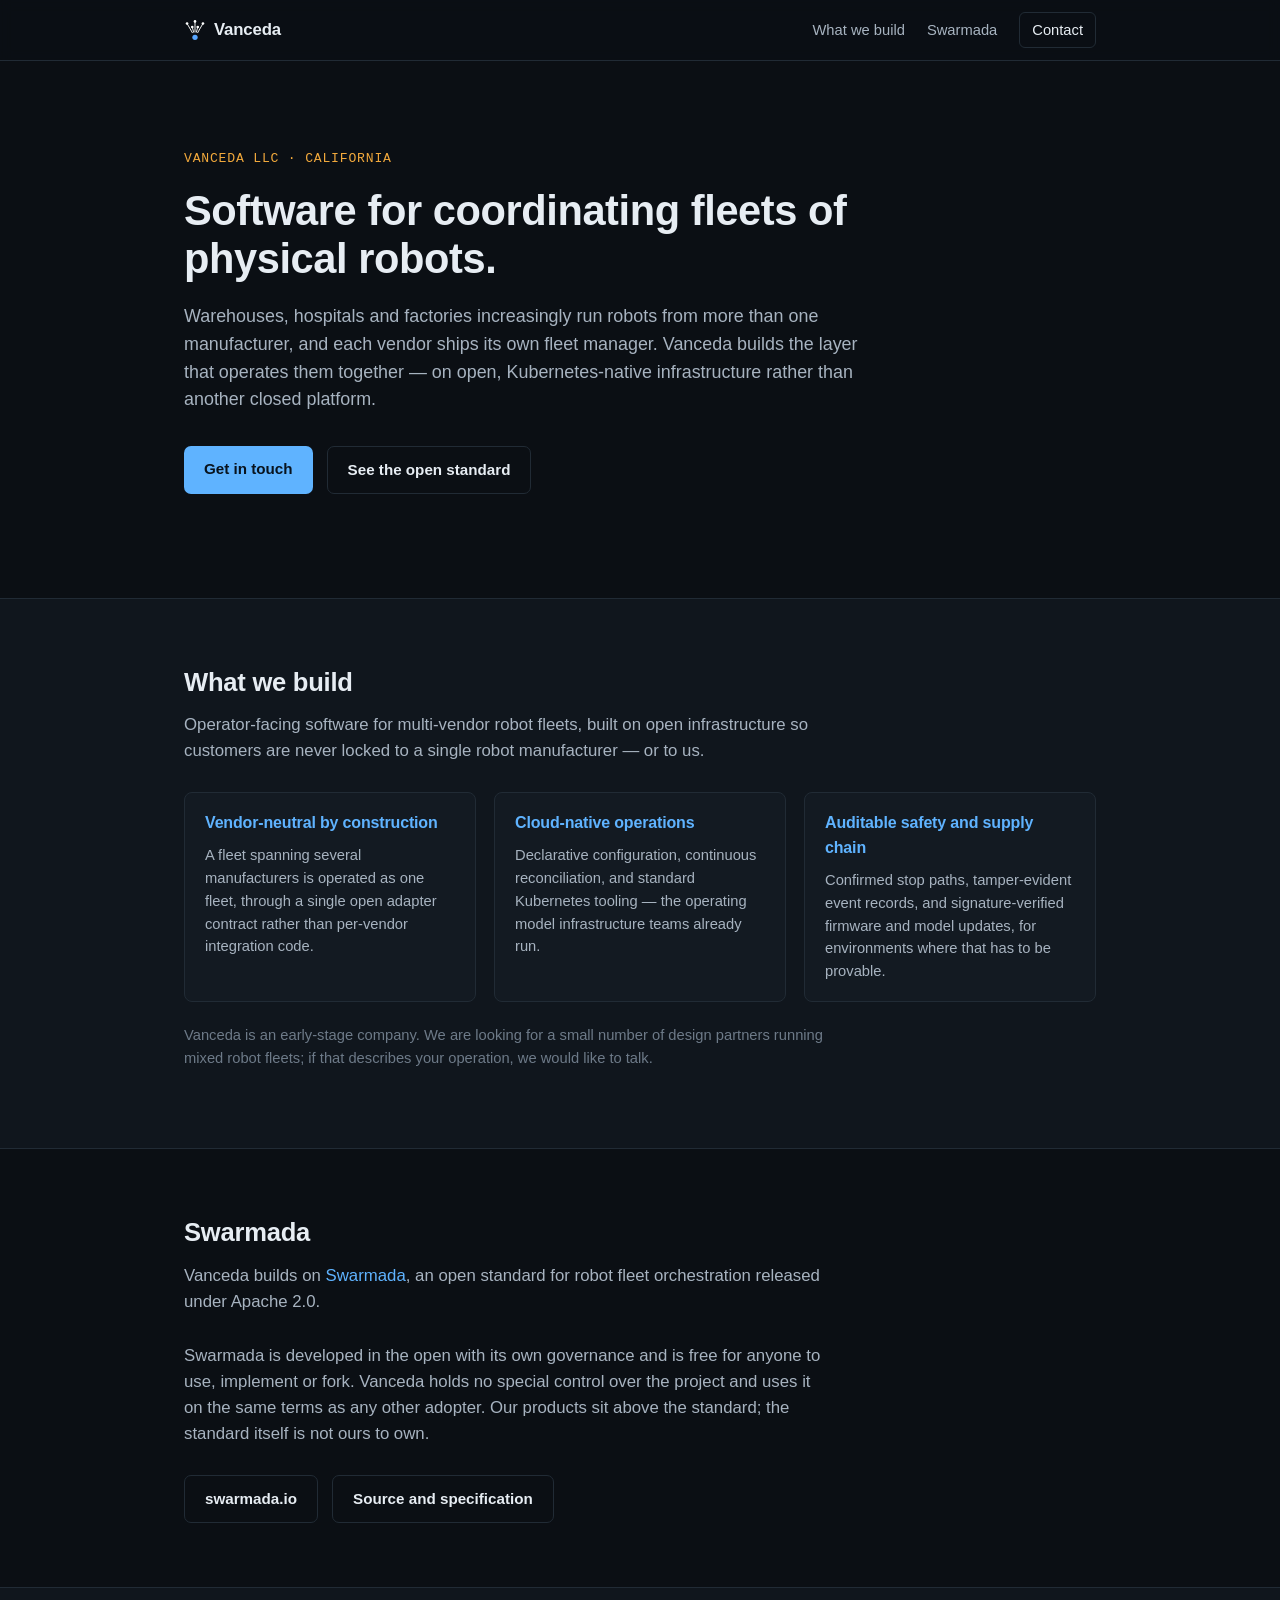
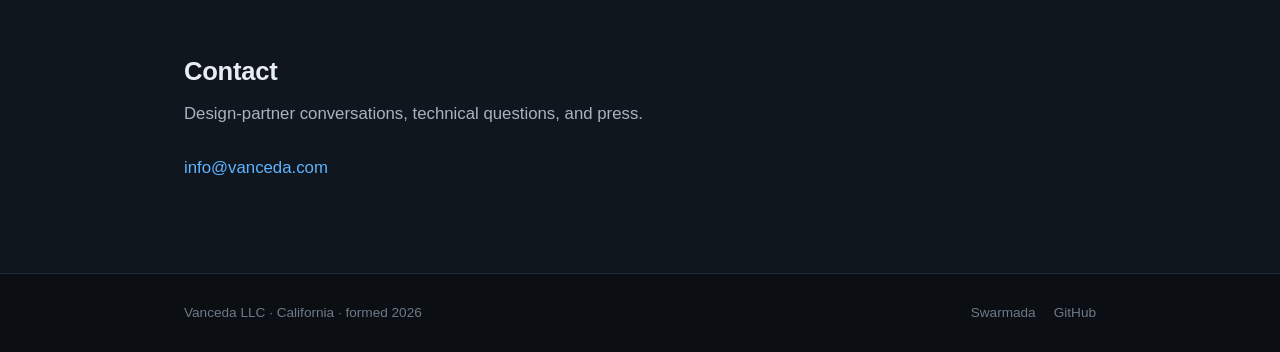
<file: index.html>
<!DOCTYPE html>
<html lang="en">
<head>
<meta charset="utf-8">
<meta name="viewport" content="width=device-width, initial-scale=1">
<title>Vanceda — robot fleet orchestration software</title>
<meta name="description" content="Vanceda LLC builds software for coordinating fleets of physical robots across vendors, on open, Kubernetes-native infrastructure.">
<link rel="stylesheet" href="styles.css?v=2">
<link rel="icon" href="data:,">
</head>
<body>

<header class="site-header">
  <div class="wrap header-row">
    <a class="brand" href="#top"><svg class="brand-mark" viewBox="14.5 35.0 83.0 83.0" width="22" height="22" role="img" aria-label="Vanceda"><g fill="none" stroke="#fff" stroke-width="3.5" stroke-linecap="round"><path d="M26,52.04 L46,86.68"/><path d="M45.65,65.36 L50.82,84.68"/><path d="M56,44 L56,84"/><path d="M66.35,65.36 L61.18,84.68"/><path d="M86,52.04 L66,86.68"/></g><g fill="#fff"><circle cx="26" cy="52.04" r="5"/><circle cx="45.65" cy="65.36" r="5"/><circle cx="56" cy="44" r="5"/><circle cx="66.35" cy="65.36" r="5"/><circle cx="86" cy="52.04" r="5"/></g><circle cx="56" cy="104" r="10" fill="#58a6ff"/></svg>Vanceda</a>
    <nav class="site-nav">
      <a href="#what">What we build</a>
      <a href="#swarmada">Swarmada</a>
      <a class="nav-cta" href="#contact">Contact</a>
    </nav>
  </div>
</header>

<main id="top">

  <section class="hero">
    <div class="wrap">
      <p class="eyebrow">Vanceda LLC · California</p>
      <h1>Software for coordinating fleets of physical robots.</h1>
      <p class="hero-sub">
        Warehouses, hospitals and factories increasingly run robots from more than one
        manufacturer, and each vendor ships its own fleet manager. Vanceda builds the
        layer that operates them together — on open, Kubernetes-native infrastructure
        rather than another closed platform.
      </p>
      <div class="hero-actions">
        <a class="btn btn-primary" href="#contact">Get in touch</a>
        <a class="btn btn-secondary" href="https://swarmada.io">See the open standard</a>
      </div>
    </div>
  </section>

  <section id="what" class="gap">
    <div class="wrap">
      <h2>What we build</h2>
      <p class="section-lede">
        Operator-facing software for multi-vendor robot fleets, built on open
        infrastructure so customers are never locked to a single robot manufacturer —
        or to us.
      </p>
      <div class="status-grid">
        <div class="status-card">
          <h3>Vendor-neutral by construction</h3>
          <p>A fleet spanning several manufacturers is operated as one fleet, through a
             single open adapter contract rather than per-vendor integration code.</p>
        </div>
        <div class="status-card">
          <h3>Cloud-native operations</h3>
          <p>Declarative configuration, continuous reconciliation, and standard
             Kubernetes tooling — the operating model infrastructure teams already run.</p>
        </div>
        <div class="status-card">
          <h3>Auditable safety and supply chain</h3>
          <p>Confirmed stop paths, tamper-evident event records, and signature-verified
             firmware and model updates, for environments where that has to be provable.</p>
        </div>
      </div>
      <p class="section-note">
        Vanceda is an early-stage company. We are looking for a small number of design
        partners running mixed robot fleets; if that describes your operation, we would
        like to talk.
      </p>
    </div>
  </section>

  <section id="swarmada">
    <div class="wrap">
      <h2>Swarmada</h2>
      <p class="section-lede">
        Vanceda builds on <a href="https://swarmada.io">Swarmada</a>, an open standard
        for robot fleet orchestration released under Apache&nbsp;2.0.
      </p>
      <p class="section-lede">
        Swarmada is developed in the open with its own governance and is free for anyone
        to use, implement or fork. Vanceda holds no special control over the project and
        uses it on the same terms as any other adopter. Our products sit above the
        standard; the standard itself is not ours to own.
      </p>
      <div class="cta-actions">
        <a class="btn btn-secondary" href="https://swarmada.io">swarmada.io</a>
        <a class="btn btn-secondary" href="https://github.com/swarmada/swarmada">Source and specification</a>
      </div>
    </div>
  </section>

  <section id="contact" class="cta">
    <div class="wrap">
      <h2>Contact</h2>
      <p class="section-lede">
        Design-partner conversations, technical questions, and press.
      </p>
      <p class="section-lede">
        <a href="mailto:info@vanceda.com">info@vanceda.com</a>
      </p>
    </div>
  </section>

</main>

<footer class="site-footer">
  <div class="wrap footer-row">
    <span>Vanceda LLC · California · formed 2026</span>
    <nav>
      <a href="https://swarmada.io">Swarmada</a>
      <a href="https://github.com/swarmada/swarmada">GitHub</a>
    </nav>
  </div>
</footer>

</body>
</html>
</file>
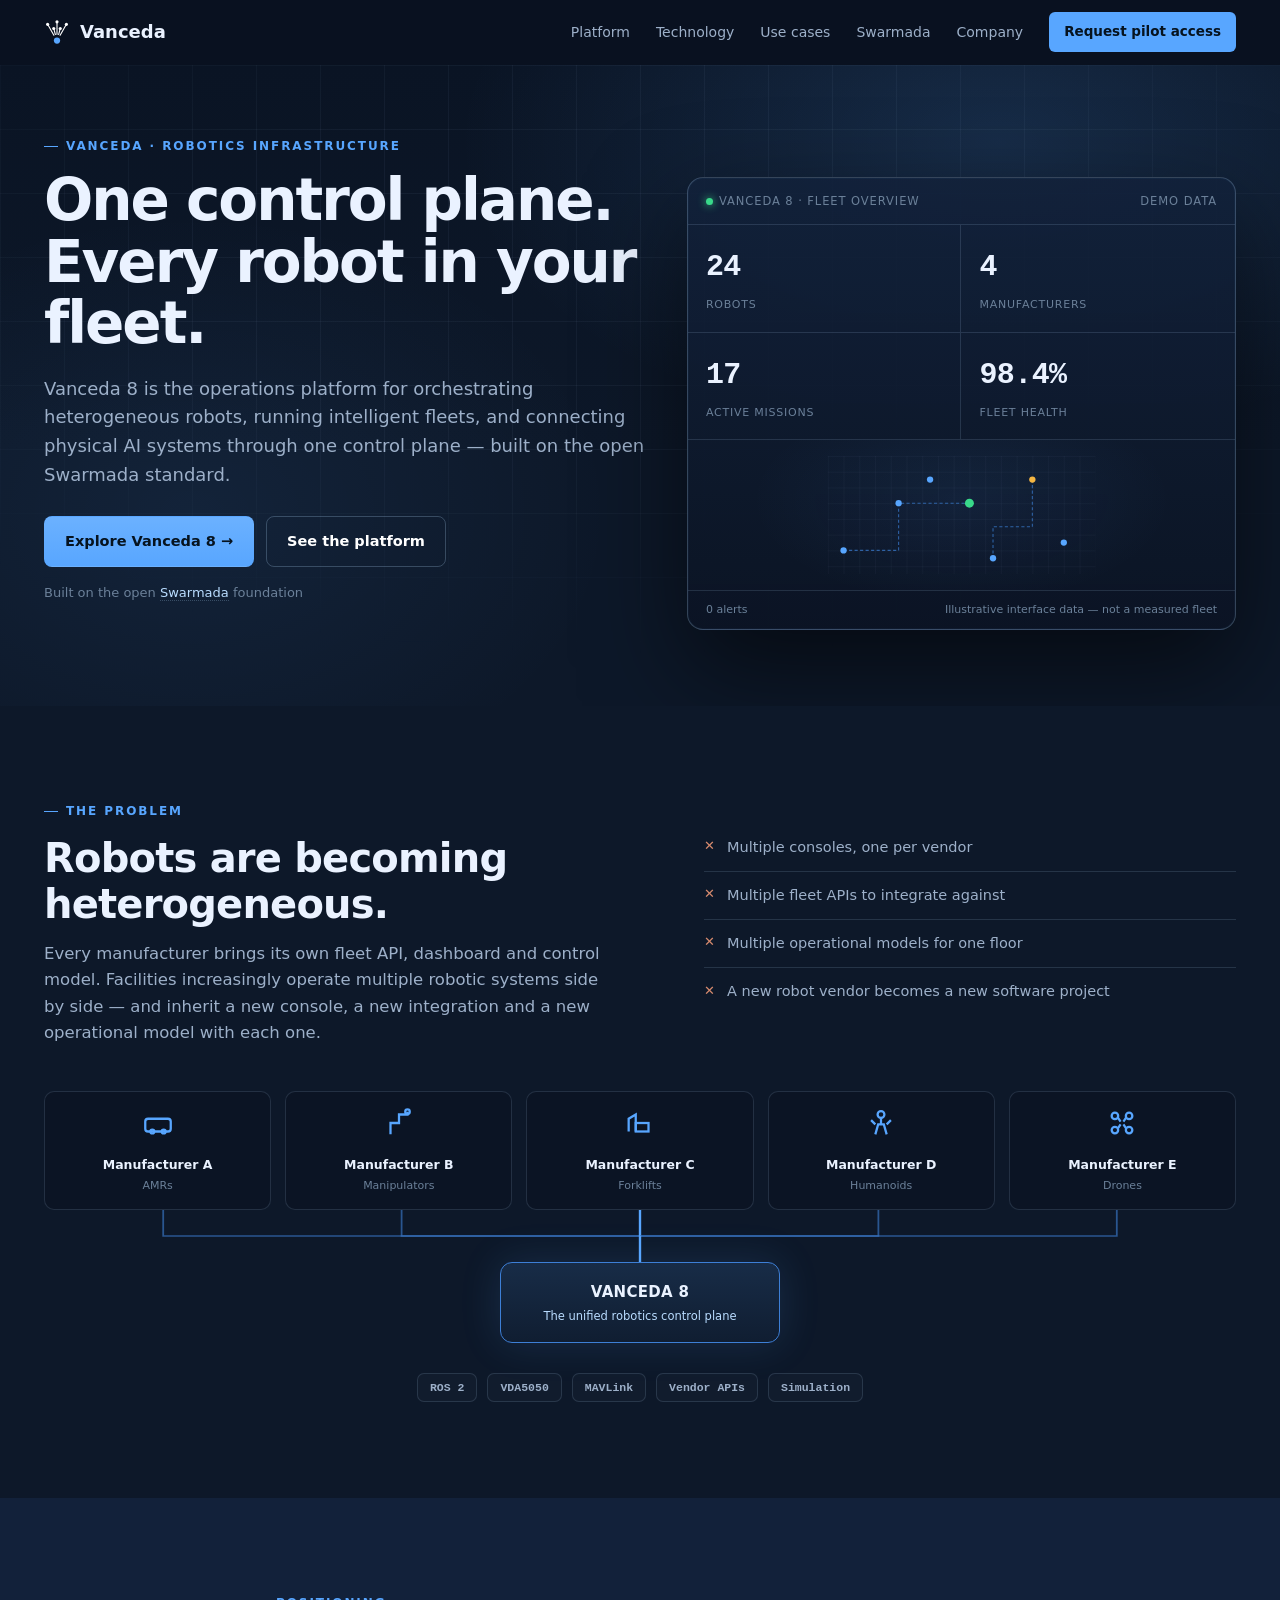
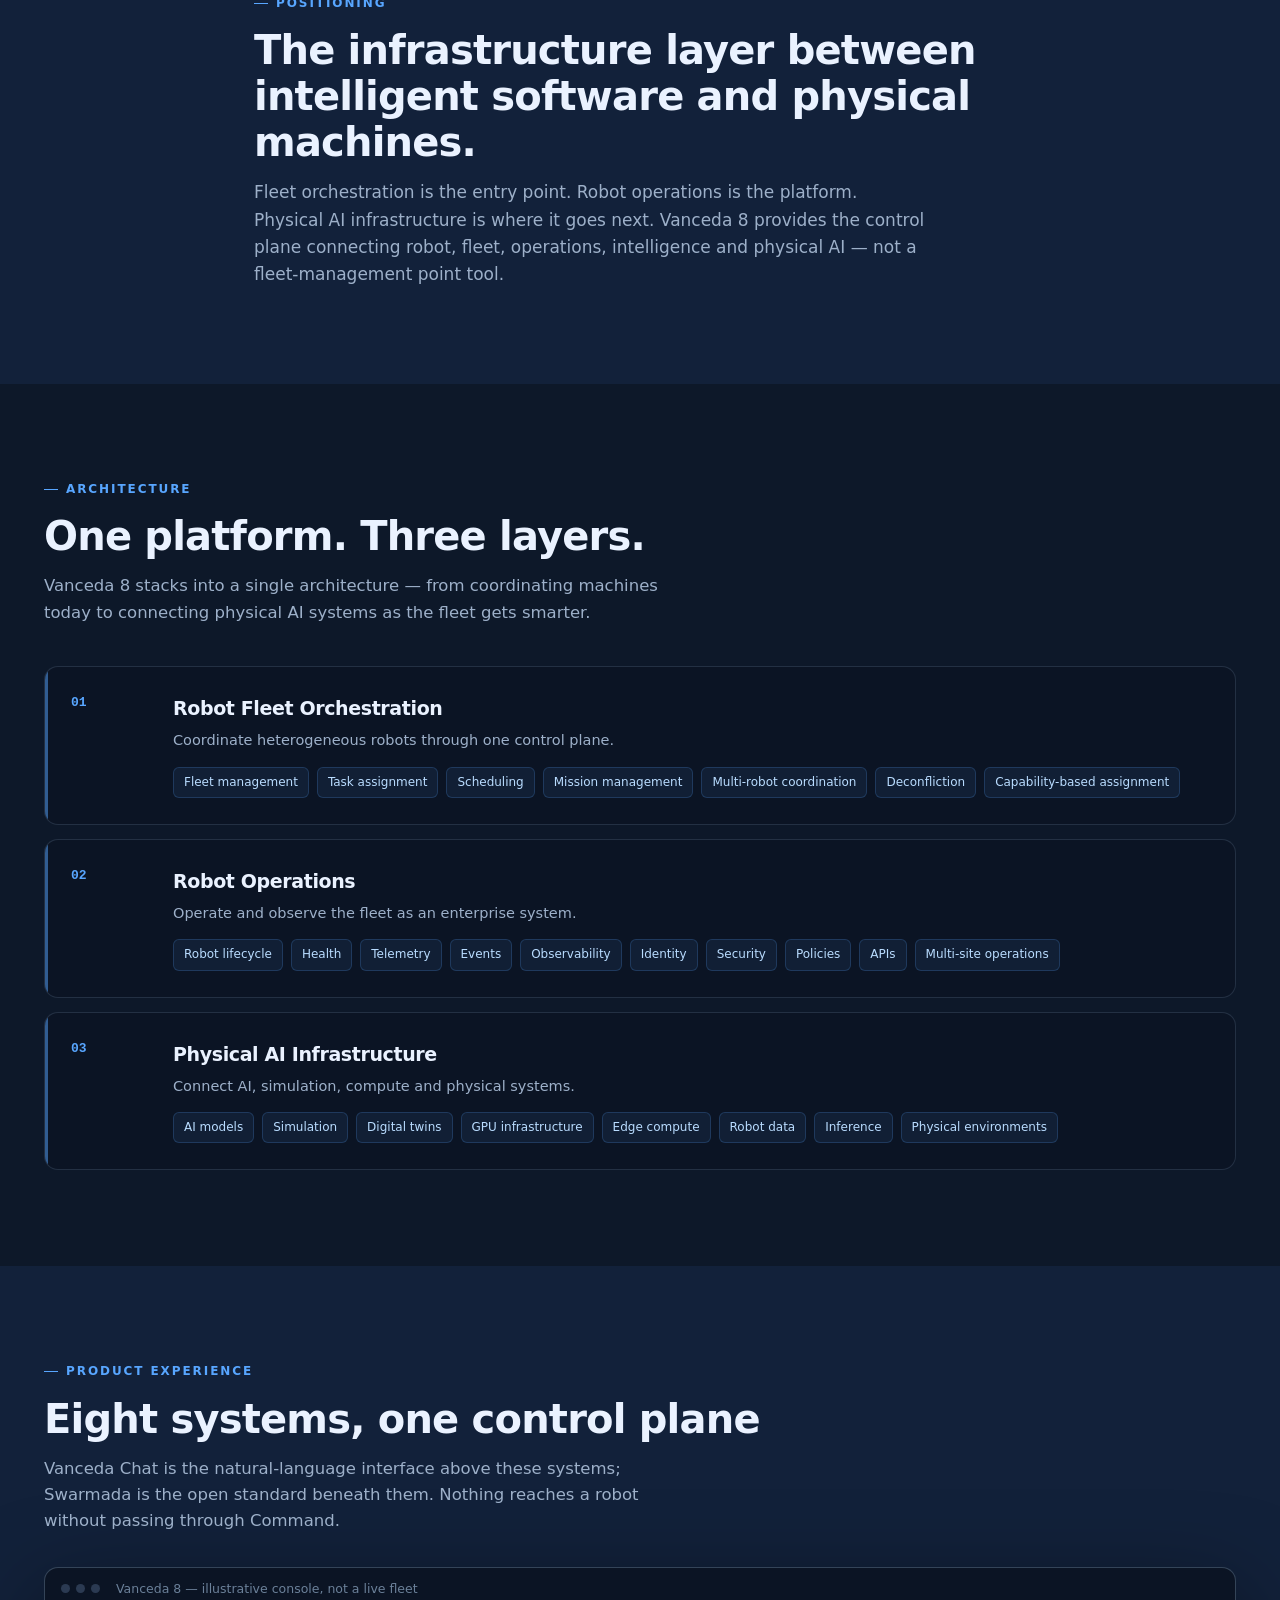
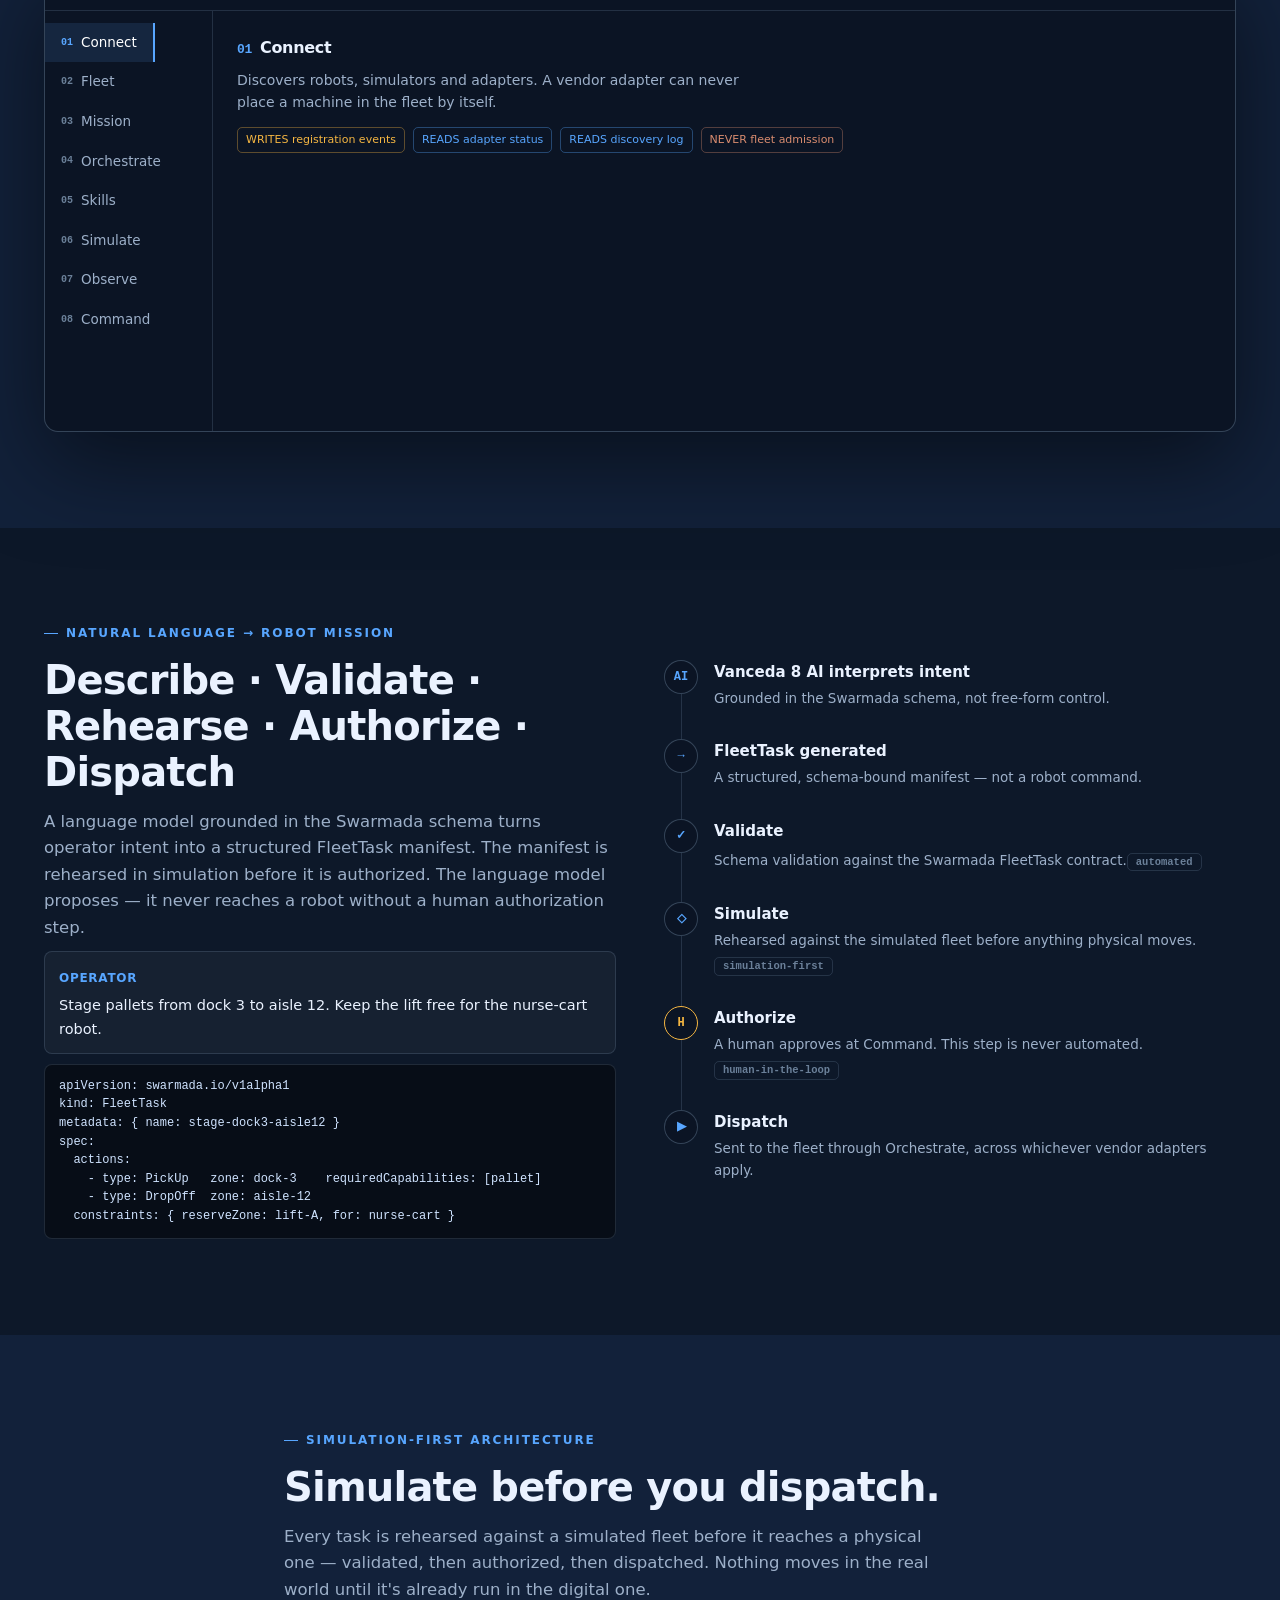
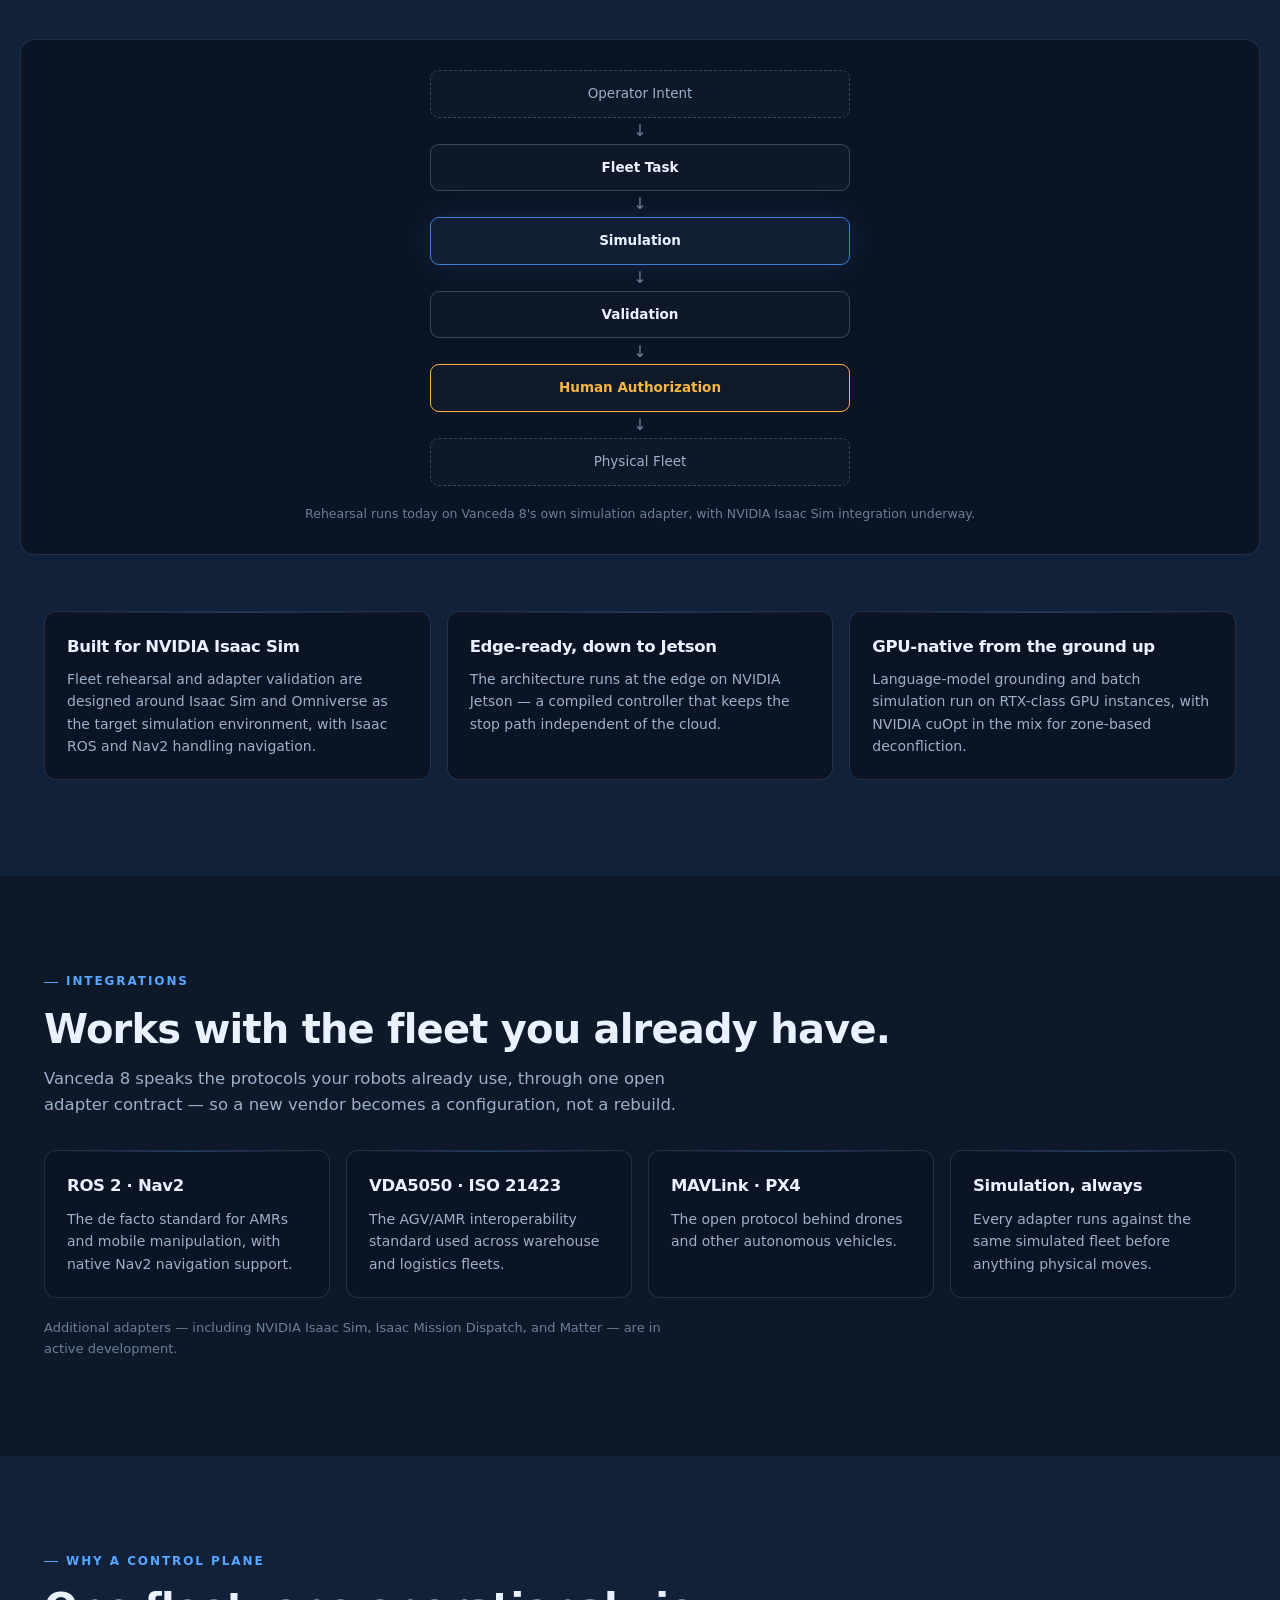
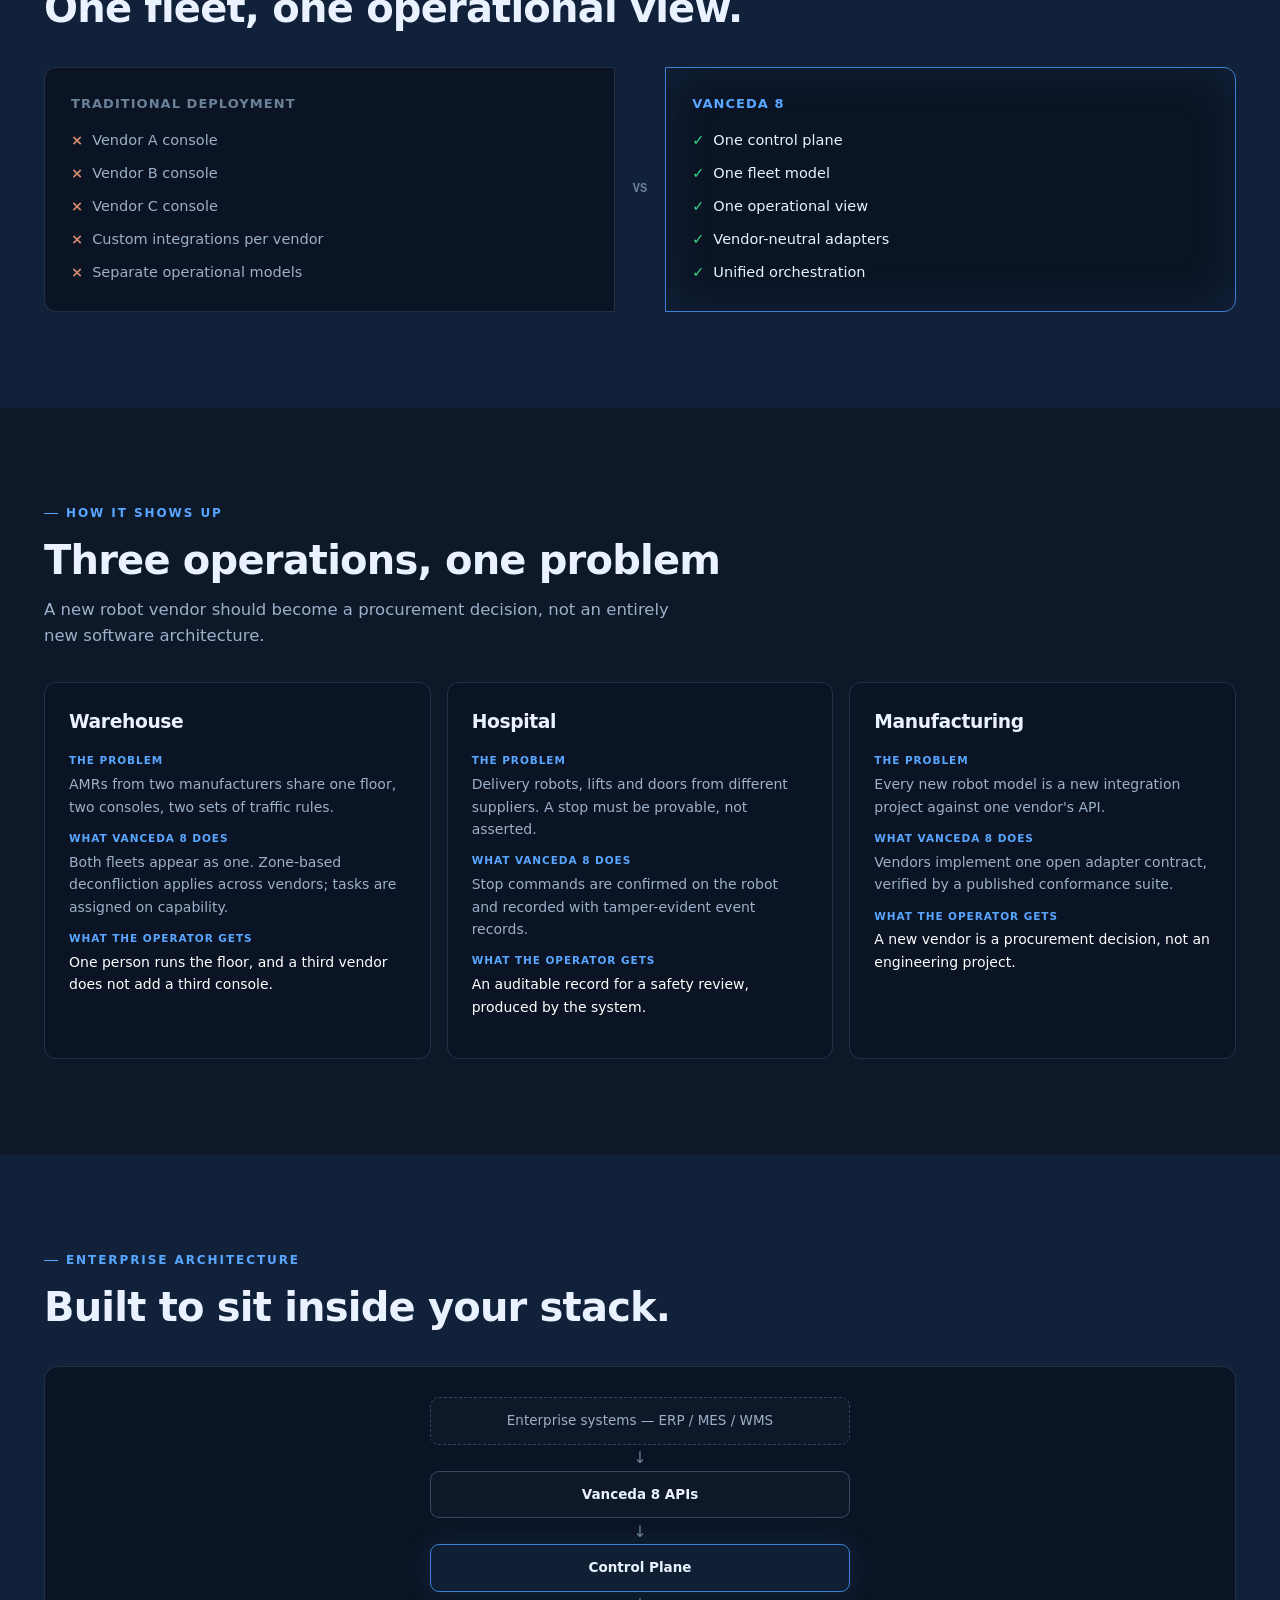
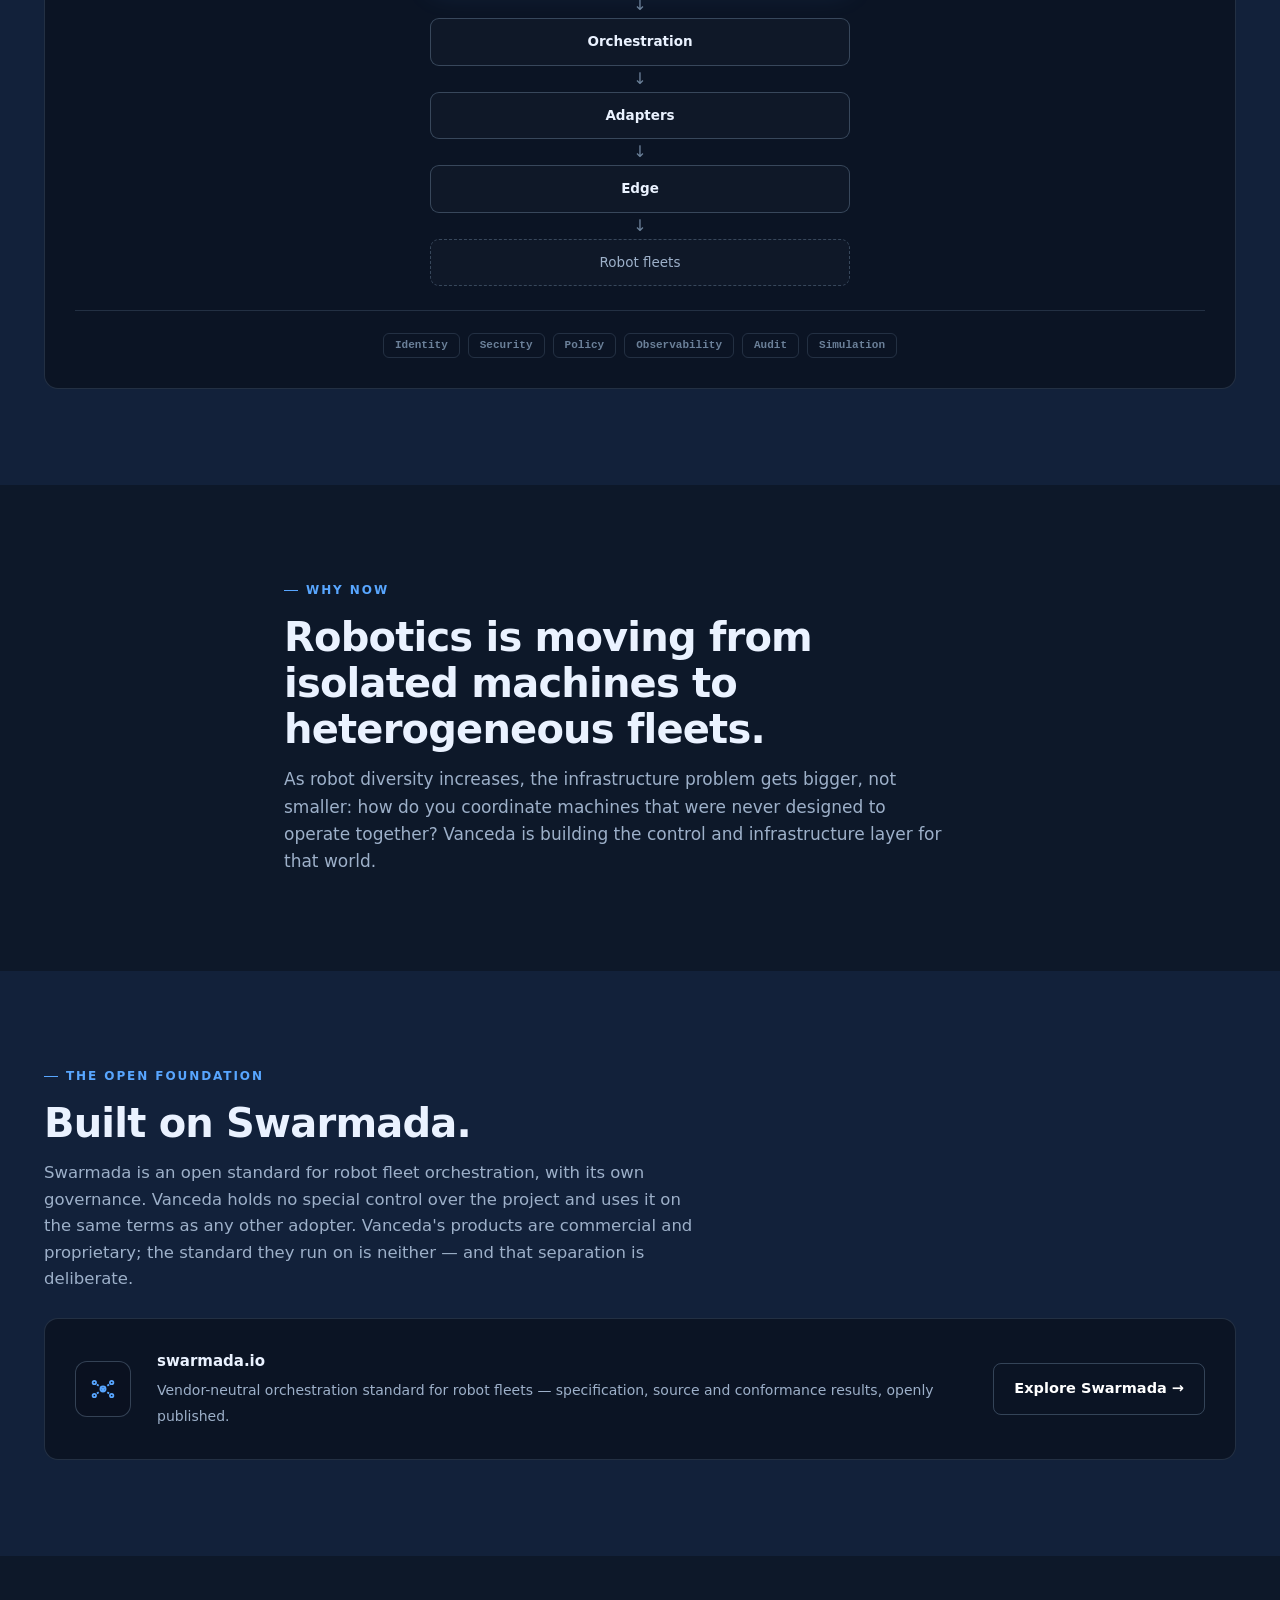
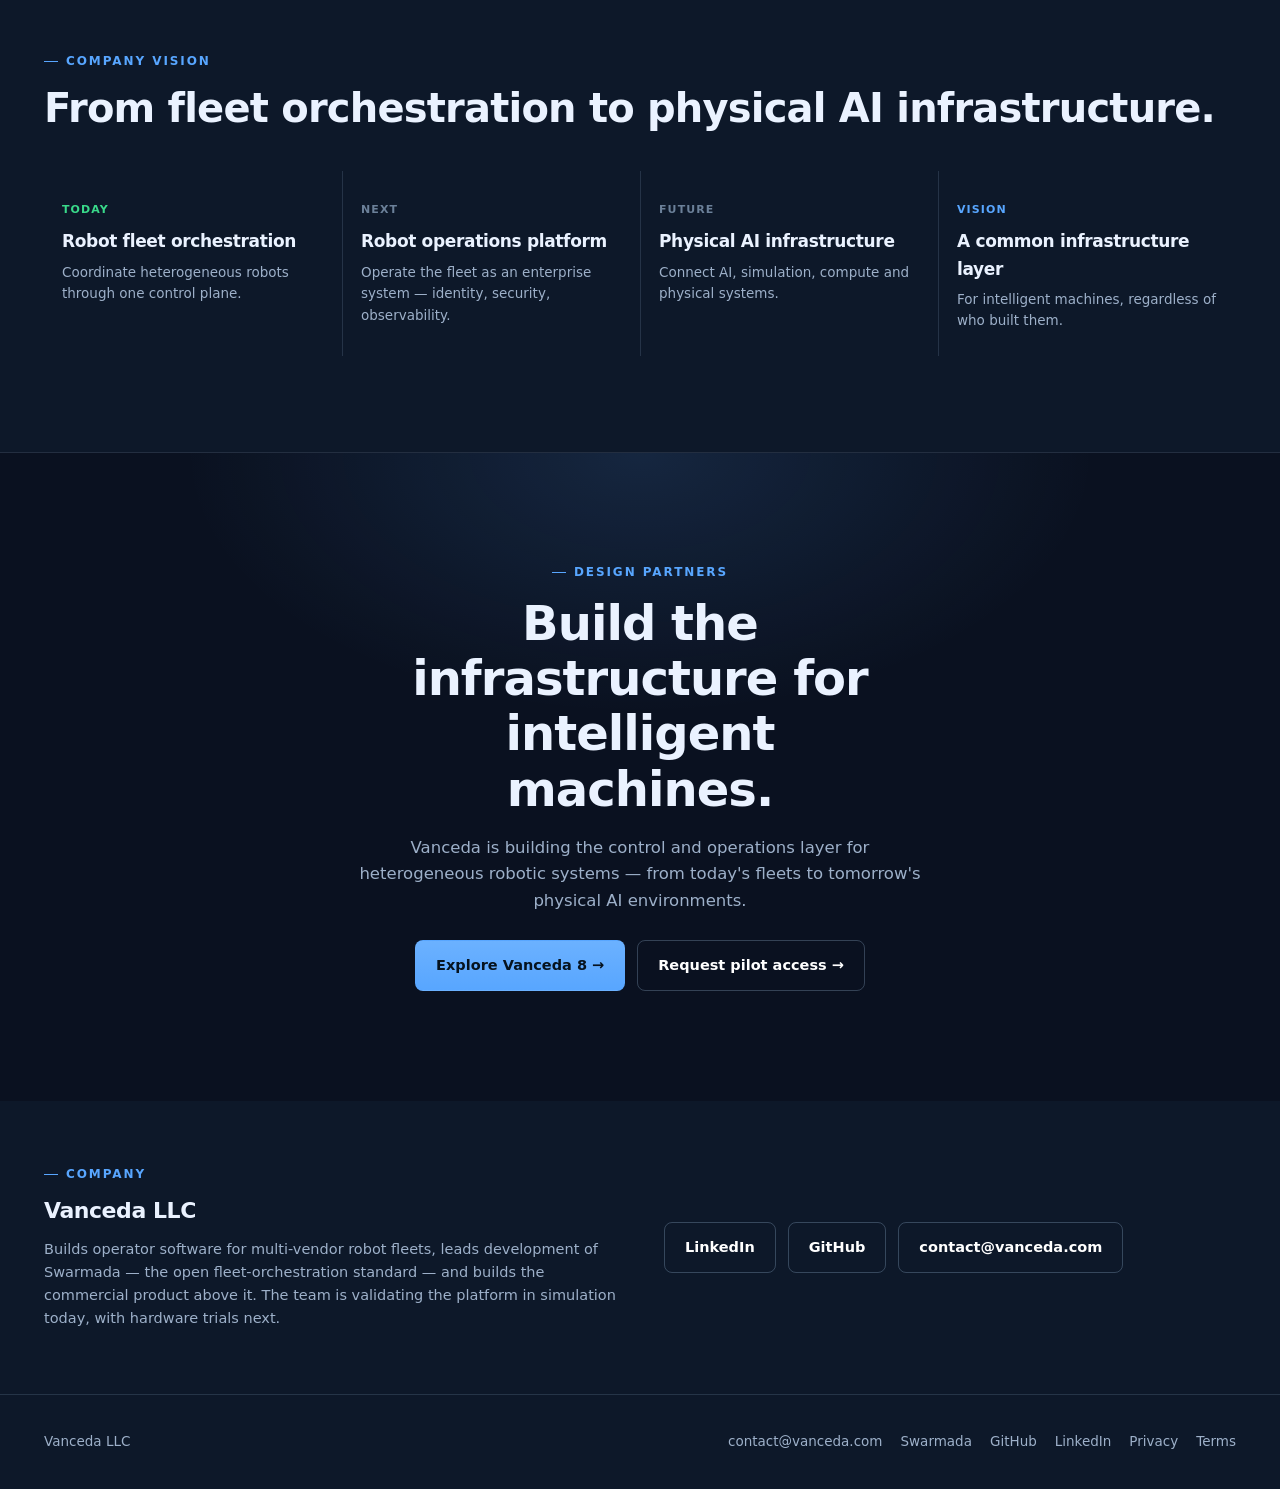
<file: 76e1a6ed66.html>
<!DOCTYPE html>
<html lang="en">
<head>
<meta charset="utf-8">
<meta name="viewport" content="width=device-width,initial-scale=1">
<title>Vanceda — the robotics infrastructure company</title>
<meta name="description" content="Vanceda builds Vanceda 8, an operations platform for orchestrating heterogeneous robot fleets, built on the open Swarmada standard.">
<meta name="theme-color" content="#0d1829">
<meta name="robots" content="noindex, nofollow, noarchive">
<link rel="canonical" href="https://vanceda.com/76e1a6ed66.html">
<style>
/* ============================================================
   DESIGN NOTE FOR AL — read before replacing index.html
   This is a REDESIGN PROPOSAL, not the live site. It reuses the
   token set from brand/BRAND.md (ink #0d1829, brand #58a6ff) —
   the same system already shipping in the current homepage —
   rather than the teal system in site.css. That resolves O-C6
   toward BRAND.md, per your call. Product name is "Vanceda 8"
   throughout; "Velentis" does not appear anywhere (blocked per
   commercial/NAMING-product-screen.md). No claims beyond what
   commercial/NAMING-*.md, README.md and the source HTML support:
   no NVIDIA partnership, no customers, no funding, no headcount.
   ============================================================ */
:root{
  --wrap:1240px;
  --bg:#0d1829; --bg2:#12213a; --bg3:#0a1120; --panel:#0b1424; --panel2:#101d33;
  --line:rgba(185,220,255,.14); --line2:rgba(185,220,255,.24);
  --text:#eaf2ff; --dim:#9db0c9; --faint:#6b8099;
  --brand:#58a6ff; --brand2:#3d7fd6; --tint:#b9dcff;
  --ok:#39d98a; --warn:#f5b642; --rust:#d98c6f; --cyan:#4dd8e6;
  --mono:ui-monospace,"SF Mono",Menlo,Consolas,monospace;
}
*{box-sizing:border-box}
html{scroll-behavior:smooth}
body{margin:0;background:var(--bg);color:var(--text);font:400 16px/1.6 Inter,system-ui,-apple-system,sans-serif;-webkit-font-smoothing:antialiased}
img,svg{max-width:100%}
a{text-decoration:none;color:inherit}
.wrap{max-width:var(--wrap,1160px);margin:0 auto;padding:0 24px}
h1,h2,h3,h4{margin:0;font-weight:600;letter-spacing:-.02em}
p{margin:0}
code{font:500 13px/1.4 var(--mono)}
.eyebrow{font-size:12px;letter-spacing:.16em;text-transform:uppercase;color:var(--brand);font-weight:700;margin:0 0 14px;display:flex;align-items:center;gap:8px}
.eyebrow::before{content:"";width:14px;height:1px;background:var(--brand)}
h2{font-size:clamp(26px,3.4vw,40px);line-height:1.15;margin:0 0 14px}
.lede{color:var(--dim);font-size:16.5px;max-width:62ch}
.sec{padding:96px 0;position:relative}
.sec-alt{background:var(--bg2)}
.sec-tight{padding:64px 0}
.grid2{display:grid;grid-template-columns:1fr 1fr;gap:48px;align-items:start}
@media(max-width:860px){.grid2{grid-template-columns:1fr;gap:28px}}
.btn{display:inline-flex;align-items:center;gap:8px;padding:13px 20px;border-radius:8px;font-weight:600;font-size:14.5px;cursor:pointer;border:1px solid transparent;transition:transform .15s ease,border-color .15s ease}
.btn-p{background:linear-gradient(180deg,#6bb1ff,var(--brand));color:#06131f}
.btn-p:hover{transform:translateY(-1px)}
.btn-g{border:1px solid var(--line2);color:#fff}
.btn-g:hover{border-color:var(--brand)}
.btn-row{display:flex;gap:12px;flex-wrap:wrap;margin-top:26px;align-items:center}
.microlink{font-size:13px;color:var(--faint);margin-top:16px}
.microlink a{color:var(--tint);border-bottom:1px dotted var(--line2)}

/* ---------- NAV ---------- */
header{position:sticky;top:0;z-index:40;backdrop-filter:blur(14px);background:rgba(9,16,30,.72);border-bottom:1px solid transparent;transition:background .35s ease,border-color .35s ease,box-shadow .35s ease}
header.scrolled{background:rgba(9,16,30,.92);border-bottom-color:var(--line);box-shadow:0 12px 30px rgba(0,0,0,.25)}
.nav-row{display:flex;justify-content:space-between;align-items:center;height:64px;transition:height .35s ease}
header.scrolled .nav-row{height:56px}
.brand{display:flex;gap:10px;align-items:center;font-weight:700;font-size:18px}
.brand small{display:block;font-weight:500;font-size:10.5px;letter-spacing:.1em;text-transform:uppercase;color:var(--faint);margin-top:1px}
.nav-links{display:flex;gap:26px;font-size:14px;color:var(--dim);align-items:center}
.nav-links a{position:relative;transition:color .2s ease}
.nav-links a:hover{color:#fff}
.nav-links a.spot::after{content:"";position:absolute;left:0;right:0;bottom:-8px;height:2px;background:var(--brand);border-radius:2px}
.nav-links a.spot{color:#fff}
.nav-cta{background:var(--brand);color:#06131f!important;padding:9px 15px;border-radius:6px;font-weight:600;font-size:13.5px}
@media(max-width:920px){.nav-links a:not(.nav-cta){display:none}}

/* ---------- HERO ---------- */
.hero{position:relative;padding:72px 0 0;overflow:hidden}
.hero-in{will-change:transform,opacity}
.hero-bg{will-change:transform;position:absolute;inset:0;z-index:0;background:
  radial-gradient(ellipse 900px 500px at 78% 12%,rgba(88,166,255,.16),transparent 60%),
  radial-gradient(ellipse 700px 500px at 15% 70%,rgba(88,166,255,.08),transparent 60%),
  linear-gradient(180deg,#0a1424 0%,#0d1829 60%,#0d1829 100%);
}
.hero-bg::before{content:"";position:absolute;inset:0;
  background-image:
    linear-gradient(rgba(185,220,255,.05) 1px,transparent 1px),
    linear-gradient(90deg,rgba(185,220,255,.05) 1px,transparent 1px);
  background-size:64px 64px;
  mask-image:radial-gradient(ellipse 90% 70% at 50% 30%,#000 40%,transparent 90%);
}
.hero-in{position:relative;z-index:1;display:grid;grid-template-columns:1.05fr .95fr;gap:36px;align-items:center;padding-bottom:36px}
@media(max-width:980px){.hero-in{grid-template-columns:1fr}}
h1{font-size:clamp(36px,4.7vw,58px);line-height:1.06;letter-spacing:-.035em;margin:0 0 20px}
.hero p.lede{font-size:18px}

.chips{display:flex;flex-wrap:wrap;gap:8px;margin-top:30px}
.chip{display:flex;align-items:center;gap:7px;font-size:12.5px;font-weight:600;color:var(--tint);border:1px solid var(--line2);background:rgba(255,255,255,.02);padding:7px 12px;border-radius:999px}
.chip svg{width:14px;height:14px;stroke:var(--brand)}

/* floating fleet panel */
.panel{background:linear-gradient(180deg,rgba(18,33,58,.9),rgba(11,20,36,.92));border:1px solid var(--line2);border-radius:16px;box-shadow:0 40px 100px rgba(0,0,0,.55),0 0 0 1px rgba(88,166,255,.04) inset;backdrop-filter:blur(6px)}
.fleet-panel{padding:0;overflow:hidden}
.fleet-head{display:flex;justify-content:space-between;align-items:center;padding:14px 18px;border-bottom:1px solid var(--line);font-size:11.5px;letter-spacing:.08em;text-transform:uppercase;color:var(--faint)}
.fleet-head .dot{width:7px;height:7px;border-radius:50%;background:var(--ok);box-shadow:0 0 8px var(--ok);display:inline-block;margin-right:6px}
.fleet-grid{display:grid;grid-template-columns:1fr 1fr;gap:0}
.fleet-cell{padding:18px;border-right:1px solid var(--line);border-bottom:1px solid var(--line)}
.fleet-cell:nth-child(2n){border-right:none}
.fleet-cell b{display:block;font-size:30px;font-weight:700;letter-spacing:-.02em;font-family:var(--mono)}
.fleet-cell span{display:block;font-size:11px;letter-spacing:.07em;text-transform:uppercase;color:var(--faint);margin-top:5px}
.fleet-map{padding:16px 18px;position:relative;height:150px;background:
  radial-gradient(ellipse 300px 150px at 50% 40%,rgba(88,166,255,.08),transparent 70%);
}
.fleet-map svg{width:100%;height:100%}
.fleet-foot{padding:10px 18px;border-top:1px solid var(--line);font-size:11px;color:var(--faint);display:flex;justify-content:space-between}

/* ---------- STATS STRIP ---------- */
.strip{border-top:1px solid var(--line);border-bottom:1px solid var(--line);padding:36px 0;background:var(--bg3)}
.stats-grid{display:grid;grid-template-columns:repeat(auto-fit,minmax(220px,1fr));gap:24px}
.stats-grid b{display:block;font-size:38px;font-weight:700;letter-spacing:-.03em;line-height:1;font-family:var(--mono);color:#fff}
.stats-grid span{display:block;margin-top:9px;font-size:13.5px;color:var(--dim);line-height:1.5}
.note{font-size:13px;color:var(--faint);margin-top:20px;max-width:78ch}

/* ---------- CARDS ---------- */
.card{background:var(--panel);border:1px solid var(--line);border-radius:12px;padding:22px;position:relative}
.card::before{content:"";position:absolute;top:0;left:16px;right:16px;height:1px;background:linear-gradient(90deg,transparent,rgba(88,166,255,.5),transparent);opacity:.6}
.card h3{margin:0 0 8px;font-size:16.5px}
.card p{margin:0;font-size:14px;color:var(--dim)}
.card .kicker{font-size:10.5px;letter-spacing:.09em;text-transform:uppercase;color:var(--brand);font-weight:700;margin-bottom:9px;display:block}
.grid3{display:grid;grid-template-columns:repeat(auto-fit,minmax(260px,1fr));gap:16px;margin-top:32px}

/* status badges */
.badge{display:inline-flex;align-items:center;gap:5px;font-size:10.5px;font-weight:700;letter-spacing:.05em;text-transform:uppercase;padding:3px 9px;border-radius:999px;border:1px solid}
.badge.conformant{color:var(--ok);border-color:rgba(57,217,138,.4);background:rgba(57,217,138,.06)}
.badge.dev{color:var(--warn);border-color:rgba(245,182,66,.4);background:rgba(245,182,66,.06)}
.badge.planned{color:var(--tint);border-color:var(--line2);background:rgba(185,220,255,.05)}
.badge.exploratory{color:var(--rust);border-color:rgba(217,140,111,.4);background:rgba(217,140,111,.06);border-style:dashed}

/* ---------- PROBLEM ---------- */
.stack-list{display:flex;flex-direction:column;gap:0;margin-top:22px}
.stack-list li{list-style:none;display:flex;align-items:center;gap:12px;padding:12px 0;border-bottom:1px solid var(--line);color:var(--dim);font-size:14.5px}
.stack-list li:last-child{border-bottom:none}
.stack-list .x{color:var(--rust);font-family:var(--mono);font-size:13px}

/* ---------- HETEROGENEOUS DIAGRAM ---------- */
.hetero{margin-top:44px;position:relative}
.hetero-row{display:grid;grid-template-columns:repeat(5,1fr);gap:14px}
@media(max-width:900px){.hetero-row{grid-template-columns:repeat(2,1fr)}}
.mfr{background:var(--panel);border:1px solid var(--line);border-radius:10px;padding:14px;text-align:center}
.mfr .ico{width:34px;height:34px;margin:0 auto 8px;stroke:var(--brand);fill:none;stroke-width:1.6}
.mfr b{display:block;font-size:12.5px}
.mfr span{display:block;font-size:11px;color:var(--faint);margin-top:2px}
.hetero-lines{height:52px;position:relative}
.hetero-lines svg{width:100%;height:100%}
.hetero-hub{text-align:center;margin:0 auto;max-width:280px;background:linear-gradient(180deg,rgba(88,166,255,.14),rgba(88,166,255,.04));border:1px solid var(--brand2);border-radius:12px;padding:16px;box-shadow:0 0 40px rgba(88,166,255,.15)}
.hetero-hub b{font-size:15px;letter-spacing:.02em}
.hetero-hub span{display:block;font-size:11.5px;color:var(--tint);margin-top:3px}
.hetero-proto{display:flex;justify-content:center;gap:10px;flex-wrap:wrap;margin-top:30px}
.proto-pill{font:600 11.5px/1 var(--mono);color:var(--dim);border:1px solid var(--line);padding:8px 12px;border-radius:7px;background:rgba(255,255,255,.02)}

/* ---------- THREE LAYERS ---------- */
.layers{margin-top:40px;display:flex;flex-direction:column;gap:14px}
.layer{display:grid;grid-template-columns:80px 1fr;gap:22px;background:var(--panel);border:1px solid var(--line);border-radius:14px;padding:26px;position:relative;overflow:hidden}
.layer::after{content:"";position:absolute;left:0;top:0;bottom:0;width:3px;background:var(--brand);opacity:.5}
.layer .num{font-family:var(--mono);font-size:13px;color:var(--brand);font-weight:700;align-self:start}
.layer h3{font-size:19px;margin-bottom:6px}
.layer p.desc{color:var(--dim);font-size:14.5px;margin-bottom:14px;max-width:64ch}
.cap-row{display:flex;flex-wrap:wrap;gap:8px}
.cap{font-size:12px;color:var(--tint);background:rgba(88,166,255,.08);border:1px solid rgba(88,166,255,.2);padding:5px 10px;border-radius:6px}
@media(max-width:640px){.layer{grid-template-columns:1fr}}

/* ---------- CONTROL PLANE DEMO ---------- */
.console{background:var(--panel);border:1px solid var(--line2);border-radius:14px;overflow:hidden;box-shadow:0 30px 90px rgba(0,0,0,.5)}
.cbar{display:flex;gap:6px;padding:11px 16px;border-bottom:1px solid var(--line);align-items:center;color:var(--faint);font-size:12.5px}
.cbar i{width:9px;height:9px;border-radius:50%;background:#2b3a52;display:inline-block}
.cbar span{margin-left:10px}
.cbody{display:grid;grid-template-columns:168px minmax(0,1fr);min-height:420px}
@media(max-width:760px){.cbody{grid-template-columns:1fr}.crail{display:flex;overflow-x:auto;border-right:none;border-bottom:1px solid var(--line);padding:8px}}
.crail{border-right:1px solid var(--line);padding:12px 0}
.crail button{all:unset;display:flex;align-items:center;gap:8px;cursor:pointer;padding:9px 16px;color:var(--dim);font-size:13.5px;white-space:nowrap}
.crail button .n{font:700 10px/1 var(--mono);color:var(--faint)}
.crail button.on{color:#fff;background:rgba(88,166,255,.12);border-right:2px solid var(--brand)}
.crail button.on .n{color:var(--brand)}
.cmain{padding:24px;min-width:0}
.cmain h4{font-size:16px;margin-bottom:8px}
.cmain p{color:var(--dim);font-size:14px;max-width:60ch;margin-bottom:14px}
.cmain .own{display:flex;gap:8px;flex-wrap:wrap;font-size:11px}
.own span{border:1px solid var(--line);padding:3px 8px;border-radius:5px;color:var(--faint)}
.own .w{color:var(--warn);border-color:rgba(245,182,66,.35)}
.own .r{color:var(--brand);border-color:rgba(88,166,255,.35)}
.own .n{color:var(--rust);border-color:rgba(217,140,111,.35)}

/* ---------- AI WORKFLOW ---------- */
.flow{display:flex;flex-direction:column;gap:0;margin-top:36px;max-width:640px}
.flow-step{display:grid;grid-template-columns:34px 1fr;gap:16px}
.flow-line{display:flex;flex-direction:column;align-items:center}
.flow-dot{width:34px;height:34px;border-radius:50%;border:1px solid var(--line2);display:grid;place-items:center;font:700 12px var(--mono);color:var(--brand);background:var(--panel);flex-shrink:0}
.flow-dot.human{border-color:var(--warn);color:var(--warn)}
.flow-rule{width:1px;flex:1;background:var(--line);min-height:34px}
.flow-body{padding-bottom:30px}
.flow-body b{display:block;font-size:15px;margin-bottom:4px}
.flow-body p{font-size:13.5px;color:var(--dim)}
.flow-body .tag{display:inline-block;margin-top:6px;font:600 10.5px/1 var(--mono);color:var(--faint);border:1px solid var(--line);padding:3px 8px;border-radius:5px}
.man{font:12px/1.55 var(--mono);background:#070d17;border:1px solid var(--line);border-radius:8px;padding:12px 14px;color:#cfe3ff;white-space:pre;overflow-x:auto;margin-top:10px}
.chat-op{background:rgba(255,255,255,.04);border:1px solid var(--line);border-radius:8px;padding:12px 14px;margin-top:10px}
.chat-op b{color:var(--brand);font-size:12px;text-transform:uppercase;letter-spacing:.06em}
.chat-op p{margin:5px 0 0;color:var(--text);font-size:14.5px}

/* ---------- ADAPTER TABLE ---------- */
.tscroll{overflow-x:auto;margin-top:30px}
table{border-collapse:collapse;width:100%;font-size:14px}
th,td{text-align:left;padding:12px 14px;border-bottom:1px solid var(--line);vertical-align:middle}
th{font-weight:600;font-size:11.5px;letter-spacing:.08em;text-transform:uppercase;color:var(--faint)}
td{color:var(--dim)}
td code{color:var(--tint)}

/* ---------- DIFFERENTIATION ---------- */
.compare{display:grid;grid-template-columns:1fr auto 1fr;gap:0;margin-top:36px;align-items:stretch}
@media(max-width:760px){.compare{grid-template-columns:1fr}}
.compare-col{background:var(--panel);border:1px solid var(--line);padding:26px}
.compare-col.old{border-radius:12px 0 0 12px;opacity:.85}
.compare-col.new{border-radius:0 12px 12px 0;border-color:var(--brand2);box-shadow:0 0 50px rgba(88,166,255,.1) inset}
@media(max-width:760px){.compare-col.old{border-radius:12px 12px 0 0}.compare-col.new{border-radius:0 0 12px 12px}}
.compare-vs{display:flex;align-items:center;justify-content:center;padding:0 18px;color:var(--faint);font:700 12px var(--mono)}
@media(max-width:760px){.compare-vs{padding:10px 0}}
.compare-col h4{font-size:13px;text-transform:uppercase;letter-spacing:.08em;color:var(--faint);margin-bottom:14px}
.compare-col.new h4{color:var(--brand)}
.compare-col ul{margin:0;padding:0;list-style:none;display:flex;flex-direction:column;gap:10px}
.compare-col li{font-size:14.5px;color:var(--dim);display:flex;gap:9px}
.compare-col.new li{color:var(--text)}
.compare-col li::before{content:"×";color:var(--rust);font-weight:700}
.compare-col.new li::before{content:"✓";color:var(--ok)}

/* ---------- USE CASES ---------- */
.scenarios{display:grid;grid-template-columns:repeat(auto-fit,minmax(280px,1fr));gap:16px;margin-top:32px}
.scenario{background:var(--panel);border:1px solid var(--line);border-radius:12px;padding:24px}
.scenario h3{margin:0 0 10px}
.scenario dt{font-size:10.5px;letter-spacing:.09em;text-transform:uppercase;color:var(--brand);margin-top:12px;font-weight:700}
.scenario dd{margin:4px 0 0;font-size:14px;color:var(--dim)}
.scenario .gain{color:#fff}

/* ---------- ARCHITECTURE DIAGRAM ---------- */
.arch{margin-top:36px;background:var(--panel);border:1px solid var(--line);border-radius:14px;padding:30px}
.arch-col{display:flex;flex-direction:column;gap:0;max-width:420px;margin:0 auto}
.arch-tier{border:1px solid var(--line2);border-radius:9px;padding:12px 16px;text-align:center;font-size:13.5px;font-weight:600;background:rgba(255,255,255,.02)}
.arch-tier.top{color:var(--dim);font-weight:500;border-style:dashed}
.arch-tier.core{border-color:var(--brand2);background:rgba(88,166,255,.08);box-shadow:0 0 30px rgba(88,166,255,.12)}
.arch-arrow{height:26px;display:flex;align-items:center;justify-content:center;color:var(--faint)}
.arch-side{display:flex;flex-wrap:wrap;gap:8px;justify-content:center;margin-top:24px;padding-top:22px;border-top:1px solid var(--line)}
.arch-side span{font:600 11px/1 var(--mono);color:var(--faint);border:1px solid var(--line);padding:6px 11px;border-radius:6px}

/* ---------- VISION ---------- */
.vision{display:grid;grid-template-columns:repeat(4,1fr);gap:0;margin-top:40px;position:relative}
@media(max-width:860px){.vision{grid-template-columns:1fr}}
.vision-step{padding:24px 18px;border-left:1px solid var(--line);position:relative}
.vision-step:first-child{border-left:none}
@media(max-width:860px){.vision-step{border-left:none;border-top:1px solid var(--line);padding:20px 0}.vision-step:first-child{border-top:none}}
.vision-step .k{font-size:11px;letter-spacing:.1em;text-transform:uppercase;color:var(--faint);font-weight:700}
.vision-step.now .k{color:var(--ok)}
.vision-step.vision-final .k{color:var(--brand)}
.vision-step h4{font-size:17px;margin-top:8px}
.vision-step p{font-size:13.5px;color:var(--dim);margin-top:6px}

/* ---------- SWARMADA ---------- */
.swarmada-box{margin-top:26px;background:var(--panel);border:1px solid var(--line);border-radius:14px;padding:30px;display:flex;gap:26px;align-items:center}
@media(max-width:700px){.swarmada-box{flex-direction:column;align-items:flex-start}}
.swarmada-mark{width:56px;height:56px;border-radius:12px;background:var(--bg3);border:1px solid var(--line2);display:grid;place-items:center;flex-shrink:0}

/* ---------- FINAL CTA ---------- */
.final{padding:110px 0;text-align:center;position:relative;overflow:hidden;background:
  radial-gradient(ellipse 700px 400px at 50% 0%,rgba(88,166,255,.14),transparent 65%),var(--bg3);
  border-top:1px solid var(--line);
}
.final h2{font-size:clamp(30px,4.6vw,48px);max-width:16ch;margin:0 auto 18px}
.final .lede{max-width:56ch;margin:0 auto}
.final .btn-row{justify-content:center}

/* ---------- FOOTER ---------- */
.foot{padding:36px 0;font-size:13.5px;border-top:1px solid var(--line);color:var(--dim)}
.foot-row{display:flex;flex-wrap:wrap;gap:14px 28px;justify-content:space-between;align-items:center}
.foot nav{display:flex;flex-wrap:wrap;gap:18px}
.foot nav a:hover{color:#fff}

.reveal{opacity:0;transform:translateY(14px);transition:opacity .6s ease,transform .6s ease}
.reveal.in{opacity:1;transform:none}

/* staggered child reveal, Apple-ish grid cascade */
.grid3 .card,.scenarios .scenario,.layers .layer,.vision .vision-step,.hetero-row .mfr{opacity:0;transform:translateY(18px) scale(.97);transition:opacity .7s cubic-bezier(.2,.7,.2,1),transform .7s cubic-bezier(.2,.7,.2,1)}
.reveal.in .grid3 .card,.reveal.in .scenarios .scenario,.reveal.in .layers .layer,.reveal.in .vision .vision-step,.reveal.in .hetero-row .mfr{opacity:1;transform:none}
.grid3 .card:nth-child(1),.scenarios .scenario:nth-child(1),.layers .layer:nth-child(1),.vision .vision-step:nth-child(1),.hetero-row .mfr:nth-child(1){transition-delay:.03s}
.grid3 .card:nth-child(2),.scenarios .scenario:nth-child(2),.layers .layer:nth-child(2),.vision .vision-step:nth-child(2),.hetero-row .mfr:nth-child(2){transition-delay:.1s}
.grid3 .card:nth-child(3),.scenarios .scenario:nth-child(3),.layers .layer:nth-child(3),.vision .vision-step:nth-child(3),.hetero-row .mfr:nth-child(3){transition-delay:.17s}
.grid3 .card:nth-child(4),.vision .vision-step:nth-child(4),.hetero-row .mfr:nth-child(4){transition-delay:.24s}
.grid3 .card:nth-child(5),.hetero-row .mfr:nth-child(5){transition-delay:.31s}
.grid3 .card:nth-child(6){transition-delay:.38s}

/* small-item cascades: bullet lists, chip rows, pill rows, tag rows */
.stack-list li,.chips .chip,.hetero-proto .proto-pill,.arch-side span{opacity:0;transform:translateY(10px);transition:opacity .5s ease,transform .5s ease}
.reveal.in .stack-list li,.reveal.in .chips .chip,.reveal.in .hetero-proto .proto-pill,.reveal.in .arch-side span{opacity:1;transform:none}
.stack-list li:nth-child(1){transition-delay:.05s} .stack-list li:nth-child(2){transition-delay:.14s} .stack-list li:nth-child(3){transition-delay:.23s} .stack-list li:nth-child(4){transition-delay:.32s}
.chips .chip:nth-child(1),.hetero-proto .proto-pill:nth-child(1),.arch-side span:nth-child(1){transition-delay:.04s}
.chips .chip:nth-child(2),.hetero-proto .proto-pill:nth-child(2),.arch-side span:nth-child(2){transition-delay:.09s}
.chips .chip:nth-child(3),.hetero-proto .proto-pill:nth-child(3),.arch-side span:nth-child(3){transition-delay:.14s}
.chips .chip:nth-child(4),.hetero-proto .proto-pill:nth-child(4),.arch-side span:nth-child(4){transition-delay:.19s}
.chips .chip:nth-child(5),.hetero-proto .proto-pill:nth-child(5),.arch-side span:nth-child(5){transition-delay:.24s}
.arch-side span:nth-child(6){transition-delay:.29s}

/* architecture diagrams build top-to-bottom as they scroll into view */
.arch-tier,.arch-arrow{opacity:0;transform:translateY(10px);transition:opacity .5s ease,transform .5s ease}
.reveal.in .arch-tier,.reveal.in .arch-arrow{opacity:1;transform:none}
.arch-col>*:nth-child(1){transition-delay:.02s} .arch-col>*:nth-child(2){transition-delay:.09s} .arch-col>*:nth-child(3){transition-delay:.16s}
.arch-col>*:nth-child(4){transition-delay:.23s} .arch-col>*:nth-child(5){transition-delay:.3s} .arch-col>*:nth-child(6){transition-delay:.37s}
.arch-col>*:nth-child(7){transition-delay:.44s} .arch-col>*:nth-child(8){transition-delay:.51s} .arch-col>*:nth-child(9){transition-delay:.58s}
.arch-col>*:nth-child(10){transition-delay:.65s} .arch-col>*:nth-child(11){transition-delay:.72s} .arch-col>*:nth-child(12){transition-delay:.79s}
.arch-col>*:nth-child(13){transition-delay:.86s}

/* differentiation: old fades in from the left, new from the right */
.compare-col.old{opacity:0;transform:translateX(-16px);transition:opacity .6s ease,transform .6s ease}
.compare-col.new{opacity:0;transform:translateX(16px);transition:opacity .6s ease .12s,transform .6s ease .12s}
.compare-vs{opacity:0;transform:scale(.7);transition:opacity .4s ease .28s,transform .4s ease .28s}
.reveal.in .compare-col.old,.reveal.in .compare-col.new{opacity:1;transform:none}
.reveal.in .compare-vs{opacity:1;transform:none}

/* ambient idle motion — subtle, always on, independent of scroll */
@keyframes driftBg{0%,100%{transform:translate(0,0)}50%{transform:translate(-1.5%,1%)}}
.hero-bg::before{animation:driftBg 22s ease-in-out infinite}
@keyframes softPulse{0%,100%{box-shadow:0 0 0 0 rgba(88,166,255,.18)}50%{box-shadow:0 0 0 10px rgba(88,166,255,0)}}
.hetero-hub{animation:softPulse 3.2s ease-out infinite}
.swarmada-mark{animation:softPulse 3.2s ease-out infinite}
@keyframes spin-slow{to{transform:rotate(360deg)}}
.swarmada-mark svg{animation:spin-slow 18s linear infinite}

/* control-plane demo: crossfade the panel content on tab switch */
.cmain-fade{animation:panelIn .35s ease}
@keyframes panelIn{from{opacity:0;transform:translateY(6px)}to{opacity:1;transform:none}}

/* scroll-spotlight on the three platform layers */
.layer{transition:opacity .45s ease,transform .45s ease,border-color .45s ease,box-shadow .45s ease}
.layer.spot{opacity:1!important;transform:scale(1.015)!important;border-color:var(--brand2);box-shadow:0 20px 50px rgba(88,166,255,.12)}
.layers.active-tracking .layer:not(.spot){opacity:.5}

/* flow timeline fill, tied to scroll position */
.flow-dot{transition:background .35s ease,color .35s ease,border-color .35s ease,transform .35s ease,box-shadow .35s ease}
.flow-dot.passed{background:var(--brand);color:#06131f;border-color:var(--brand);transform:scale(1.08)}
.flow-dot.human.passed{background:var(--warn);border-color:var(--warn);color:#06131f}
.flow-rule{transition:background .4s ease}
.flow-rule.filled{background:var(--brand)}

/* count-up numbers */
.count{font-variant-numeric:tabular-nums}

@media (prefers-reduced-motion: reduce){
  .reveal,.hero-in,.hero-bg,.hero-bg::before,.layer,.flow-dot,.flow-rule,.grid3 .card,.scenarios .scenario,.vision .vision-step,.hetero-row .mfr,header,.nav-row,
  .stack-list li,.chips .chip,.hetero-proto .proto-pill,.arch-side span,.arch-tier,.arch-arrow,.compare-col.old,.compare-col.new,.compare-vs,.hetero-hub,.swarmada-mark,.swarmada-mark svg{
    transition:none!important;animation:none!important;
  }
}
</style>
</head>
<body>

<header>
  <div class="wrap nav-row">
    <a class="brand" href="#top">
      <svg viewBox="14.5 35.0 83.0 83.0" width="26" height="26" role="img" aria-label="Vanceda">
        <g fill="none" stroke="#fff" stroke-width="3.5" stroke-linecap="round">
          <path d="M26,52.04 L46,86.68"/><path d="M45.65,65.36 L50.82,84.68"/><path d="M56,44 L56,84"/><path d="M66.35,65.36 L61.18,84.68"/><path d="M86,52.04 L66,86.68"/>
        </g>
        <g fill="#fff"><circle cx="26" cy="52.04" r="5"/><circle cx="45.65" cy="65.36" r="5"/><circle cx="56" cy="44" r="5"/><circle cx="66.35" cy="65.36" r="5"/><circle cx="86" cy="52.04" r="5"/></g>
        <circle cx="56" cy="104" r="10" fill="#58a6ff"/>
      </svg>
      Vanceda
    </a>
    <nav class="nav-links">
      <a href="#platform">Platform</a>
      <a href="#technology">Technology</a>
      <a href="#usecases">Use cases</a>
      <a href="#swarmada">Swarmada</a>
      <a href="#company">Company</a>
      <a class="nav-cta" href="#pilot">Request pilot access</a>
    </nav>
  </div>
</header>

<main id="top">

<!-- ===================== HERO ===================== -->
<section class="hero">
  <div class="hero-bg"></div>
  <div class="wrap hero-in">
    <div>
      <p class="eyebrow">Vanceda · Robotics infrastructure</p>
      <h1>One control plane.<br>Every robot in your fleet.</h1>
      <p class="lede">Vanceda 8 is the operations platform for orchestrating heterogeneous robots, running intelligent fleets, and connecting physical AI systems through one control plane — built on the open Swarmada standard.</p>
      <div class="btn-row">
        <a class="btn btn-p" href="#platform">Explore Vanceda 8 →</a>
        <a class="btn btn-g" href="#product">See the platform</a>
      </div>
      <p class="microlink">Built on the open <a href="#swarmada">Swarmada</a> foundation</p>
      <div class="chips">
        <span class="chip"><svg viewBox="0 0 24 24" fill="none" stroke-width="1.8"><rect x="3" y="9" width="18" height="9" rx="2"/><circle cx="8" cy="18" r="1.4"/><circle cx="16" cy="18" r="1.4"/></svg>AMRs</span>
        <span class="chip"><svg viewBox="0 0 24 24" fill="none" stroke-width="1.8"><path d="M6 20 L6 12 L12 12 L12 6 L18 6 L18 4"/><circle cx="18" cy="4" r="1.6"/></svg>Manipulators</span>
        <span class="chip"><svg viewBox="0 0 24 24" fill="none" stroke-width="1.8"><path d="M4 18 V9 L9 6 V18"/><rect x="9" y="12" width="9" height="6"/></svg>Forklifts</span>
        <span class="chip"><svg viewBox="0 0 24 24" fill="none" stroke-width="1.8"><circle cx="12" cy="6" r="2.4"/><path d="M12 8.4 V13 M8 20 L10 13 H14 L16 20 M8 13 L5 10 M16 13 L19 10"/></svg>Humanoids</span>
        <span class="chip"><svg viewBox="0 0 24 24" fill="none" stroke-width="1.8"><circle cx="7" cy="7" r="2.3"/><circle cx="17" cy="7" r="2.3"/><circle cx="7" cy="17" r="2.3"/><circle cx="17" cy="17" r="2.3"/><path d="M9 8 L11 11 M15 8 L13 11 M9 16 L11 13 M15 16 L13 13"/></svg>Drones</span>
      </div>
    </div>

    <div class="panel fleet-panel">
      <div class="fleet-head"><span><i class="dot"></i>VANCEDA 8 · FLEET OVERVIEW</span><span>DEMO DATA</span></div>
      <div class="fleet-grid">
        <div class="fleet-cell"><b class="count" data-target="24">0</b><span>Robots</span></div>
        <div class="fleet-cell"><b class="count" data-target="4">0</b><span>Manufacturers</span></div>
        <div class="fleet-cell"><b class="count" data-target="17">0</b><span>Active missions</span></div>
        <div class="fleet-cell"><b class="count" data-target="98.4" data-suffix="%">0%</b><span>Fleet health</span></div>
      </div>
      <div class="fleet-map">
        <svg viewBox="0 0 340 150">
          <defs><pattern id="grid" width="20" height="20" patternUnits="userSpaceOnUse"><path d="M20 0 L0 0 0 20" fill="none" stroke="rgba(185,220,255,.08)" stroke-width="1"/></pattern></defs>
          <rect width="340" height="150" fill="url(#grid)"/>
          <path d="M20 120 L90 120 L90 60 L180 60" stroke="#3d7fd6" stroke-width="1.4" stroke-dasharray="4 3" fill="none" opacity=".7"/>
          <path d="M260 30 L260 90 L210 90 L210 130" stroke="#3d7fd6" stroke-width="1.4" stroke-dasharray="4 3" fill="none" opacity=".7"/>
          <circle cx="20" cy="120" r="4" fill="#58a6ff"/>
          <circle cx="90" cy="60" r="4" fill="#58a6ff"/>
          <circle cx="180" cy="60" r="5" fill="#39d98a"><animate attributeName="r" values="4;6;4" dur="2s" repeatCount="indefinite"/></circle>
          <circle cx="260" cy="30" r="4" fill="#f5b642"/>
          <circle cx="210" cy="130" r="4" fill="#58a6ff"/>
          <circle cx="130" cy="30" r="4" fill="#58a6ff"/>
          <circle cx="300" cy="110" r="4" fill="#58a6ff"/>
        </svg>
      </div>
      <div class="fleet-foot"><span>0 alerts</span><span>Illustrative interface data — not a measured fleet</span></div>
    </div>
  </div>
</section>

<!-- ===================== PROBLEM ===================== -->
<section class="sec" id="problem">
  <div class="wrap grid2">
    <div>
      <p class="eyebrow">The problem</p>
      <h2>Robots are becoming heterogeneous.</h2>
      <p class="lede">Every manufacturer brings its own fleet API, dashboard and control model. Facilities increasingly operate multiple robotic systems side by side — and inherit a new console, a new integration and a new operational model with each one.</p>
    </div>
    <ul class="stack-list">
      <li><span class="x">✕</span> Multiple consoles, one per vendor</li>
      <li><span class="x">✕</span> Multiple fleet APIs to integrate against</li>
      <li><span class="x">✕</span> Multiple operational models for one floor</li>
      <li><span class="x">✕</span> A new robot vendor becomes a new software project</li>
    </ul>
  </div>

  <div class="wrap hetero">
    <div class="hetero-row">
      <div class="mfr"><svg class="ico" viewBox="0 0 24 24" stroke="currentColor"><rect x="3" y="9" width="18" height="9" rx="2"/><circle cx="8" cy="18" r="1.4"/><circle cx="16" cy="18" r="1.4"/></svg><b>Manufacturer A</b><span>AMRs</span></div>
      <div class="mfr"><svg class="ico" viewBox="0 0 24 24" stroke="currentColor"><path d="M6 20 L6 12 L12 12 L12 6 L18 6 L18 4"/><circle cx="18" cy="4" r="1.6"/></svg><b>Manufacturer B</b><span>Manipulators</span></div>
      <div class="mfr"><svg class="ico" viewBox="0 0 24 24" stroke="currentColor"><path d="M4 18 V9 L9 6 V18"/><rect x="9" y="12" width="9" height="6"/></svg><b>Manufacturer C</b><span>Forklifts</span></div>
      <div class="mfr"><svg class="ico" viewBox="0 0 24 24" stroke="currentColor"><circle cx="12" cy="6" r="2.4"/><path d="M12 8.4 V13 M8 20 L10 13 H14 L16 20 M8 13 L5 10 M16 13 L19 10"/></svg><b>Manufacturer D</b><span>Humanoids</span></div>
      <div class="mfr"><svg class="ico" viewBox="0 0 24 24" stroke="currentColor"><circle cx="7" cy="7" r="2.3"/><circle cx="17" cy="7" r="2.3"/><circle cx="7" cy="17" r="2.3"/><circle cx="17" cy="17" r="2.3"/><path d="M9 8 L11 11 M15 8 L13 11 M9 16 L11 13 M15 16 L13 13"/></svg><b>Manufacturer E</b><span>Drones</span></div>
    </div>
    <div class="hetero-lines">
      <svg viewBox="0 0 1000 60" preserveAspectRatio="none">
        <path class="draw-line" d="M100 0 L100 30 L500 30" stroke="#3d7fd6" stroke-width="1.5" fill="none" opacity=".6"/>
        <path class="draw-line" d="M300 0 L300 30 L500 30" stroke="#3d7fd6" stroke-width="1.5" fill="none" opacity=".6"/>
        <path class="draw-line" d="M500 0 L500 30" stroke="#58a6ff" stroke-width="2" fill="none"/>
        <path class="draw-line" d="M700 0 L700 30 L500 30" stroke="#3d7fd6" stroke-width="1.5" fill="none" opacity=".6"/>
        <path class="draw-line" d="M900 0 L900 30 L500 30" stroke="#3d7fd6" stroke-width="1.5" fill="none" opacity=".6"/>
        <path class="draw-line" d="M500 30 L500 60" stroke="#58a6ff" stroke-width="2" fill="none"/>
      </svg>
    </div>
    <div class="hetero-hub"><b>VANCEDA 8</b><span>The unified robotics control plane</span></div>
    <div class="hetero-proto">
      <span class="proto-pill">ROS 2</span><span class="proto-pill">VDA5050</span><span class="proto-pill">MAVLink</span><span class="proto-pill">Vendor APIs</span><span class="proto-pill">Simulation</span>
    </div>
  </div>
</section>

<!-- ===================== POSITIONING ===================== -->
<section class="sec sec-alt">
  <div class="wrap" style="max-width:820px">
    <p class="eyebrow">Positioning</p>
    <h2>The infrastructure layer between intelligent software and physical machines.</h2>
    <p class="lede" style="font-size:17px">Fleet orchestration is the entry point. Robot operations is the platform. Physical AI infrastructure is where it goes next. Vanceda 8 provides the control plane connecting robot, fleet, operations, intelligence and physical AI — not a fleet-management point tool.</p>
  </div>
</section>

<!-- ===================== THREE LAYERS ===================== -->
<section class="sec" id="platform">
  <div class="wrap">
    <p class="eyebrow">Architecture</p>
    <h2>One platform. Three layers.</h2>
    <p class="lede">Vanceda 8 stacks into a single architecture — from coordinating machines today to connecting physical AI systems as the fleet gets smarter.</p>
    <div class="layers">
      <div class="layer">
        <span class="num">01</span>
        <div>
          <h3>Robot Fleet Orchestration</h3>
          <p class="desc">Coordinate heterogeneous robots through one control plane.</p>
          <div class="cap-row"><span class="cap">Fleet management</span><span class="cap">Task assignment</span><span class="cap">Scheduling</span><span class="cap">Mission management</span><span class="cap">Multi-robot coordination</span><span class="cap">Deconfliction</span><span class="cap">Capability-based assignment</span></div>
        </div>
      </div>
      <div class="layer">
        <span class="num">02</span>
        <div>
          <h3>Robot Operations</h3>
          <p class="desc">Operate and observe the fleet as an enterprise system.</p>
          <div class="cap-row"><span class="cap">Robot lifecycle</span><span class="cap">Health</span><span class="cap">Telemetry</span><span class="cap">Events</span><span class="cap">Observability</span><span class="cap">Identity</span><span class="cap">Security</span><span class="cap">Policies</span><span class="cap">APIs</span><span class="cap">Multi-site operations</span></div>
        </div>
      </div>
      <div class="layer">
        <span class="num">03</span>
        <div>
          <h3>Physical AI Infrastructure</h3>
          <p class="desc">Connect AI, simulation, compute and physical systems.</p>
          <div class="cap-row"><span class="cap">AI models</span><span class="cap">Simulation</span><span class="cap">Digital twins</span><span class="cap">GPU infrastructure</span><span class="cap">Edge compute</span><span class="cap">Robot data</span><span class="cap">Inference</span><span class="cap">Physical environments</span></div>
        </div>
      </div>
    </div>
  </div>
</section>

<!-- ===================== CONTROL PLANE DEMO ===================== -->
<section class="sec sec-alt" id="product">
  <div class="wrap">
    <p class="eyebrow">Product experience</p>
    <h2>Eight systems, one control plane</h2>
    <p class="lede">Vanceda Chat is the natural-language interface above these systems; Swarmada is the open standard beneath them. Nothing reaches a robot without passing through Command.</p>

    <div class="console" style="margin-top:32px">
      <div class="cbar"><i></i><i></i><i></i><span>Vanceda 8 — illustrative console, not a live fleet</span></div>
      <div class="cbody">
        <div class="crail" id="crail">
          <button class="on" data-p="connect"><span class="n">01</span> Connect</button>
          <button data-p="fleet"><span class="n">02</span> Fleet</button>
          <button data-p="mission"><span class="n">03</span> Mission</button>
          <button data-p="orchestrate"><span class="n">04</span> Orchestrate</button>
          <button data-p="skills"><span class="n">05</span> Skills</button>
          <button data-p="simulate"><span class="n">06</span> Simulate</button>
          <button data-p="observe"><span class="n">07</span> Observe</button>
          <button data-p="command"><span class="n">08</span> Command</button>
        </div>
        <div class="cmain" id="cmain"><!-- filled by JS --></div>
      </div>
    </div>
  </div>
</section>

<!-- ===================== AI WORKFLOW ===================== -->
<section class="sec">
  <div class="wrap grid2">
    <div>
      <p class="eyebrow">Natural language → robot mission</p>
      <h2>Describe · Validate · Rehearse · Authorize · Dispatch</h2>
      <p class="lede">A language model grounded in the Swarmada schema turns operator intent into a structured FleetTask manifest. The manifest is rehearsed in simulation before it is authorized. The language model proposes — it never reaches a robot without a human authorization step.</p>
      <div class="chat-op"><b>Operator</b><p>Stage pallets from dock 3 to aisle 12. Keep the lift free for the nurse-cart robot.</p></div>
      <div class="man">apiVersion: swarmada.io/v1alpha1
kind: FleetTask
metadata: { name: stage-dock3-aisle12 }
spec:
  actions:
    - type: PickUp   zone: dock-3    requiredCapabilities: [pallet]
    - type: DropOff  zone: aisle-12
  constraints: { reserveZone: lift-A, for: nurse-cart }</div>
    </div>
    <div class="flow">
      <div class="flow-step"><div class="flow-line"><div class="flow-dot">AI</div><div class="flow-rule"></div></div><div class="flow-body"><b>Vanceda 8 AI interprets intent</b><p>Grounded in the Swarmada schema, not free-form control.</p></div></div>
      <div class="flow-step"><div class="flow-line"><div class="flow-dot">→</div><div class="flow-rule"></div></div><div class="flow-body"><b>FleetTask generated</b><p>A structured, schema-bound manifest — not a robot command.</p></div></div>
      <div class="flow-step"><div class="flow-line"><div class="flow-dot">✓</div><div class="flow-rule"></div></div><div class="flow-body"><b>Validate</b><p>Schema validation against the Swarmada FleetTask contract.<span class="tag">automated</span></p></div></div>
      <div class="flow-step"><div class="flow-line"><div class="flow-dot">◇</div><div class="flow-rule"></div></div><div class="flow-body"><b>Simulate</b><p>Rehearsed against the simulated fleet before anything physical moves.<span class="tag">simulation-first</span></p></div></div>
      <div class="flow-step"><div class="flow-line"><div class="flow-dot human">H</div><div class="flow-rule"></div></div><div class="flow-body"><b>Authorize</b><p>A human approves at Command. This step is never automated.<span class="tag">human-in-the-loop</span></p></div></div>
      <div class="flow-step"><div class="flow-line"><div class="flow-dot">▶</div></div><div class="flow-body"><b>Dispatch</b><p>Sent to the fleet through Orchestrate, across whichever vendor adapters apply.</p></div></div>
    </div>
  </div>
</section>

<!-- ===================== SIMULATION ===================== -->
<section class="sec sec-alt" id="technology">
  <div class="wrap" style="max-width:760px;text-align:left">
    <p class="eyebrow">Simulation-first architecture</p>
    <h2>Simulate before you dispatch.</h2>
    <p class="lede">Every task is rehearsed against a simulated fleet before it reaches a physical one — validated, then authorized, then dispatched. Nothing moves in the real world until it's already run in the digital one.</p>
  </div>
  <div class="wrap arch">
    <div class="arch-col">
      <div class="arch-tier top">Operator Intent</div><div class="arch-arrow">↓</div>
      <div class="arch-tier">Fleet Task</div><div class="arch-arrow">↓</div>
      <div class="arch-tier core">Simulation</div><div class="arch-arrow">↓</div>
      <div class="arch-tier">Validation</div><div class="arch-arrow">↓</div>
      <div class="arch-tier" style="border-color:var(--warn);color:var(--warn)">Human Authorization</div><div class="arch-arrow">↓</div>
      <div class="arch-tier top">Physical Fleet</div>
    </div>
    <p style="text-align:center;font-size:12.5px;color:var(--faint);margin-top:18px">Rehearsal runs today on Vanceda 8's own simulation adapter, with NVIDIA Isaac Sim integration underway.</p>
  </div>

  <div class="wrap grid3" style="margin-top:56px">
    <div class="card"><h3>Built for NVIDIA Isaac Sim</h3><p>Fleet rehearsal and adapter validation are designed around Isaac Sim and Omniverse as the target simulation environment, with Isaac ROS and Nav2 handling navigation.</p></div>
    <div class="card"><h3>Edge-ready, down to Jetson</h3><p>The architecture runs at the edge on NVIDIA Jetson — a compiled controller that keeps the stop path independent of the cloud.</p></div>
    <div class="card"><h3>GPU-native from the ground up</h3><p>Language-model grounding and batch simulation run on RTX-class GPU instances, with NVIDIA cuOpt in the mix for zone-based deconfliction.</p></div>
  </div>
</section>

<!-- ===================== INTEGRATIONS ===================== -->
<section class="sec">
  <div class="wrap">
    <p class="eyebrow">Integrations</p>
    <h2>Works with the fleet you already have.</h2>
    <p class="lede">Vanceda 8 speaks the protocols your robots already use, through one open adapter contract — so a new vendor becomes a configuration, not a rebuild.</p>
    <div class="grid3">
      <div class="card"><h3>ROS 2 · Nav2</h3><p>The de facto standard for AMRs and mobile manipulation, with native Nav2 navigation support.</p></div>
      <div class="card"><h3>VDA5050 · ISO 21423</h3><p>The AGV/AMR interoperability standard used across warehouse and logistics fleets.</p></div>
      <div class="card"><h3>MAVLink · PX4</h3><p>The open protocol behind drones and other autonomous vehicles.</p></div>
      <div class="card"><h3>Simulation, always</h3><p>Every adapter runs against the same simulated fleet before anything physical moves.</p></div>
    </div>
    <p class="note">Additional adapters — including NVIDIA Isaac Sim, Isaac Mission Dispatch, and Matter — are in active development.</p>
  </div>
</section>

<!-- ===================== DIFFERENTIATION ===================== -->
<section class="sec sec-alt">
  <div class="wrap">
    <p class="eyebrow">Why a control plane</p>
    <h2>One fleet, one operational view.</h2>
    <div class="compare">
      <div class="compare-col old">
        <h4>Traditional deployment</h4>
        <ul><li>Vendor A console</li><li>Vendor B console</li><li>Vendor C console</li><li>Custom integrations per vendor</li><li>Separate operational models</li></ul>
      </div>
      <div class="compare-vs">VS</div>
      <div class="compare-col new">
        <h4>Vanceda 8</h4>
        <ul><li>One control plane</li><li>One fleet model</li><li>One operational view</li><li>Vendor-neutral adapters</li><li>Unified orchestration</li></ul>
      </div>
    </div>
  </div>
</section>

<!-- ===================== USE CASES ===================== -->
<section class="sec" id="usecases">
  <div class="wrap">
    <p class="eyebrow">How it shows up</p>
    <h2>Three operations, one problem</h2>
    <p class="lede">A new robot vendor should become a procurement decision, not an entirely new software architecture.</p>
    <div class="scenarios">
      <article class="scenario"><h3>Warehouse</h3><dl>
        <dt>The problem</dt><dd>AMRs from two manufacturers share one floor, two consoles, two sets of traffic rules.</dd>
        <dt>What Vanceda 8 does</dt><dd>Both fleets appear as one. Zone-based deconfliction applies across vendors; tasks are assigned on capability.</dd>
        <dt>What the operator gets</dt><dd class="gain">One person runs the floor, and a third vendor does not add a third console.</dd>
      </dl></article>
      <article class="scenario"><h3>Hospital</h3><dl>
        <dt>The problem</dt><dd>Delivery robots, lifts and doors from different suppliers. A stop must be provable, not asserted.</dd>
        <dt>What Vanceda 8 does</dt><dd>Stop commands are confirmed on the robot and recorded with tamper-evident event records.</dd>
        <dt>What the operator gets</dt><dd class="gain">An auditable record for a safety review, produced by the system.</dd>
      </dl></article>
      <article class="scenario"><h3>Manufacturing</h3><dl>
        <dt>The problem</dt><dd>Every new robot model is a new integration project against one vendor's API.</dd>
        <dt>What Vanceda 8 does</dt><dd>Vendors implement one open adapter contract, verified by a published conformance suite.</dd>
        <dt>What the operator gets</dt><dd class="gain">A new vendor is a procurement decision, not an engineering project.</dd>
      </dl></article>
    </div>
  </div>
</section>

<!-- ===================== ENTERPRISE ARCHITECTURE ===================== -->
<section class="sec sec-alt">
  <div class="wrap">
    <p class="eyebrow">Enterprise architecture</p>
    <h2>Built to sit inside your stack.</h2>
    <div class="arch">
      <div class="arch-col">
        <div class="arch-tier top">Enterprise systems — ERP / MES / WMS</div><div class="arch-arrow">↓</div>
        <div class="arch-tier">Vanceda 8 APIs</div><div class="arch-arrow">↓</div>
        <div class="arch-tier core">Control Plane</div><div class="arch-arrow">↓</div>
        <div class="arch-tier">Orchestration</div><div class="arch-arrow">↓</div>
        <div class="arch-tier">Adapters</div><div class="arch-arrow">↓</div>
        <div class="arch-tier">Edge</div><div class="arch-arrow">↓</div>
        <div class="arch-tier top">Robot fleets</div>
      </div>
      <div class="arch-side">
        <span>Identity</span><span>Security</span><span>Policy</span><span>Observability</span><span>Audit</span><span>Simulation</span>
      </div>
    </div>
  </div>
</section>

<!-- ===================== WHY NOW ===================== -->
<section class="sec">
  <div class="wrap" style="max-width:760px">
    <p class="eyebrow">Why now</p>
    <h2>Robotics is moving from isolated machines to heterogeneous fleets.</h2>
    <p class="lede" style="font-size:17px">As robot diversity increases, the infrastructure problem gets bigger, not smaller: how do you coordinate machines that were never designed to operate together? Vanceda is building the control and infrastructure layer for that world.</p>
  </div>
</section>

<!-- ===================== SWARMADA ===================== -->
<section class="sec sec-alt" id="swarmada">
  <div class="wrap">
    <p class="eyebrow">The open foundation</p>
    <h2>Built on Swarmada.</h2>
    <p class="lede">Swarmada is an open standard for robot fleet orchestration, with its own governance. Vanceda holds no special control over the project and uses it on the same terms as any other adopter. Vanceda's products are commercial and proprietary; the standard they run on is neither — and that separation is deliberate.</p>
    <div class="swarmada-box">
      <div class="swarmada-mark">
        <svg viewBox="0 0 24 24" width="26" height="26" fill="none" stroke="#58a6ff" stroke-width="1.6"><circle cx="12" cy="12" r="2.4"/><circle cx="4" cy="6" r="1.6"/><circle cx="20" cy="6" r="1.6"/><circle cx="4" cy="18" r="1.6"/><circle cx="20" cy="18" r="1.6"/><path d="M12 12 L4 6 M12 12 L20 6 M12 12 L4 18 M12 12 L20 18" stroke-dasharray="2 3"/></svg>
      </div>
      <div>
        <b style="display:block;font-size:15px;margin-bottom:4px">swarmada.io</b>
        <span style="color:var(--dim);font-size:14px">Vendor-neutral orchestration standard for robot fleets — specification, source and conformance results, openly published.</span>
      </div>
      <a class="btn btn-g" href="https://swarmada.io" style="margin-left:auto;flex-shrink:0">Explore Swarmada →</a>
    </div>
  </div>
</section>

<!-- ===================== VISION ===================== -->
<section class="sec">
  <div class="wrap">
    <p class="eyebrow">Company vision</p>
    <h2>From fleet orchestration to physical AI infrastructure.</h2>
    <div class="vision">
      <div class="vision-step now"><span class="k">Today</span><h4>Robot fleet orchestration</h4><p>Coordinate heterogeneous robots through one control plane.</p></div>
      <div class="vision-step"><span class="k">Next</span><h4>Robot operations platform</h4><p>Operate the fleet as an enterprise system — identity, security, observability.</p></div>
      <div class="vision-step"><span class="k">Future</span><h4>Physical AI infrastructure</h4><p>Connect AI, simulation, compute and physical systems.</p></div>
      <div class="vision-step vision-final"><span class="k">Vision</span><h4>A common infrastructure layer</h4><p>For intelligent machines, regardless of who built them.</p></div>
    </div>
  </div>
</section>

<!-- ===================== FINAL CTA ===================== -->
<section class="final" id="pilot">
  <div class="wrap">
    <p class="eyebrow" style="justify-content:center">Design partners</p>
    <h2>Build the infrastructure for intelligent machines.</h2>
    <p class="lede">Vanceda is building the control and operations layer for heterogeneous robotic systems — from today's fleets to tomorrow's physical AI environments.</p>
    <div class="btn-row">
      <a class="btn btn-p" href="#platform">Explore Vanceda 8 →</a>
      <a class="btn btn-g" href="mailto:contact@vanceda.com?subject=Pilot%20access">Request pilot access →</a>
    </div>
  </div>
</section>

<!-- ===================== COMPANY (coda, just above the footer) ===================== -->
<section class="sec sec-tight" id="company">
  <div class="wrap grid2" style="align-items:center">
    <div>
      <p class="eyebrow">Company</p>
      <h2 style="font-size:22px">Vanceda LLC</h2>
      <p class="lede" style="font-size:14.5px">Builds operator software for multi-vendor robot fleets, leads development of Swarmada — the open fleet-orchestration standard — and builds the commercial product above it. The team is validating the platform in simulation today, with hardware trials next.</p>
    </div>
    <div class="btn-row" style="margin-top:0;justify-content:flex-start">
      <a class="btn btn-g" href="https://www.linkedin.com/company/vanceda">LinkedIn</a>
      <a class="btn btn-g" href="https://github.com/vanceda-io">GitHub</a>
      <a class="btn btn-g" href="mailto:contact@vanceda.com">contact@vanceda.com</a>
    </div>
  </div>
</section>

</main>

<footer class="foot">
  <div class="wrap foot-row">
    <span>Vanceda LLC</span>
    <nav aria-label="Footer">
      <a href="mailto:contact@vanceda.com">contact@vanceda.com</a>
      <a href="https://swarmada.io">Swarmada</a>
      <a href="https://github.com/swarmada/swarmada">GitHub</a>
      <a href="https://www.linkedin.com/company/vanceda">LinkedIn</a>
      <a href="privacy.html">Privacy</a>
      <a href="terms.html">Terms</a>
    </nav>
  </div>
</footer>

<script>
// ---- control-plane demo (data-driven, matches Vanceda 8 systems) ----
var SYS = {
  connect:{n:"01",t:"Connect",d:"Discovers robots, simulators and adapters. A vendor adapter can never place a machine in the fleet by itself.",w:["registration events"],r:["adapter status","discovery log"],x:["fleet admission"]},
  fleet:{n:"02",t:"Fleet",d:"Roster, capability, health, maps and zones — the canonical model of what the fleet is.",w:["roster","capability"],r:["health","zones"],x:["task authorization"]},
  mission:{n:"03",t:"Mission",d:"Tasks and the composer. Holds drafts; cannot authorize.",w:["draft tasks"],r:["task status"],x:["authorization","dispatch"]},
  orchestrate:{n:"04",t:"Orchestrate",d:"Assignment, scheduling, zone headroom and deconfliction — and says why.",w:["assignment","schedule"],r:["zone headroom"],x:["policy definition"]},
  skills:{n:"05",t:"Skills",d:"Firmware and model rollouts under policy, signature-verified before they reach a machine.",w:["rollout spec"],r:["rollout status"],x:["unsigned deployment"]},
  simulate:{n:"06",t:"Simulate",d:"Digital twins, rehearsal, replay — where a task runs first.",w:["sim runs"],r:["rehearsal results"],x:["physical dispatch"]},
  observe:{n:"07",t:"Observe",d:"Event stream, probes, e-stop audit. Read-only by design.",w:[],r:["events","audit log","probes"],x:["any write"]},
  command:{n:"08",t:"Command",d:"Approvals, safety, access, configuration. Nothing reaches a robot without it.",w:["approvals","access policy"],r:["everything"],x:["nothing — this is the authority layer"]}
};
function chip(cls,label){return '<span class="'+cls+'">'+label+'</span>';}
function renderPanel(key){
  var s = SYS[key];
  var html = '<h4><span style="color:var(--brand);font-family:var(--mono);font-size:13px;margin-right:8px">'+s.n+'</span>'+s.t+'</h4>';
  html += '<p>'+s.d+'</p>';
  html += '<div class="own">';
  s.w.forEach(function(x){html += chip('w','WRITES '+x);});
  s.r.forEach(function(x){html += chip('r','READS '+x);});
  s.x.forEach(function(x){html += chip('n','NEVER '+x);});
  html += '</div>';
  var cmain = document.getElementById('cmain');
  cmain.innerHTML = html;
  cmain.classList.remove('cmain-fade');
  void cmain.offsetWidth; // restart the animation
  cmain.classList.add('cmain-fade');
}
var railBtns = document.querySelectorAll('#crail button');
railBtns.forEach(function(btn){
  btn.addEventListener('click',function(){
    railBtns.forEach(function(b){b.classList.remove('on')});
    btn.classList.add('on');
    renderPanel(btn.getAttribute('data-p'));
  });
});
renderPanel('connect');

// ---- reveal on scroll ----
document.querySelectorAll('.sec, .strip').forEach(function(el){el.classList.add('reveal')});
var io = new IntersectionObserver(function(entries){
  entries.forEach(function(e){ if(e.isIntersecting){ e.target.classList.add('in'); io.unobserve(e.target);} });
},{threshold:.08});
document.querySelectorAll('.reveal').forEach(function(el){io.observe(el)});

// ---- heterogeneous-fleet diagram: draw the connector lines in on scroll ----
(function(){
  var reduced = window.matchMedia && window.matchMedia('(prefers-reduced-motion: reduce)').matches;
  var lines = document.querySelectorAll('.hetero-lines .draw-line');
  if (!lines.length) return;
  lines.forEach(function(p){
    if (reduced) return;
    var len = p.getTotalLength();
    p.style.strokeDasharray = len;
    p.style.strokeDashoffset = len;
    p.style.transition = 'stroke-dashoffset 1s cubic-bezier(.2,.7,.2,1)';
  });
  var lio = new IntersectionObserver(function(entries){
    entries.forEach(function(e){
      if (e.isIntersecting) {
        lines.forEach(function(p, i){ setTimeout(function(){ p.style.strokeDashoffset = '0'; }, i * 90); });
        lio.unobserve(e.target);
      }
    });
  }, { threshold: .5 });
  lio.observe(document.querySelector('.hetero-lines'));
})();

// ============================================================
// SCROLL MOTION — Apple-site-style scroll-linked effects.
// All plain scroll-position math, rAF-throttled. No libraries.
// ============================================================
(function(){
  var header = document.querySelector('header');
  var heroIn = document.querySelector('.hero-in');
  var heroBg = document.querySelector('.hero-bg');
  var hero = document.querySelector('.hero');
  var layers = document.querySelectorAll('.layer');
  var flowSteps = document.querySelectorAll('.flow-step');
  var navLinks = document.querySelectorAll('.nav-links a[href^="#"]');
  var sections = Array.prototype.map.call(navLinks, function(a){
    return document.querySelector(a.getAttribute('href'));
  });
  var ticking = false;
  var reduced = window.matchMedia && window.matchMedia('(prefers-reduced-motion: reduce)').matches;

  function update(){
    var y = window.scrollY || window.pageYOffset;

    // header shrink + solidify
    if (header) header.classList.toggle('scrolled', y > 8);

    // hero parallax: text fades/lifts/scales slightly, background drifts slower
    if (hero && heroIn && !reduced) {
      var heroH = hero.offsetHeight || 1;
      var p = Math.min(Math.max(y / heroH, 0), 1);
      heroIn.style.opacity = String(Math.max(1 - p * 1.6, 0));
      heroIn.style.transform = 'translateY(' + (p * 46) + 'px) scale(' + (1 - p * 0.05) + ')';
      if (heroBg) heroBg.style.transform = 'translateY(' + (p * 90) + 'px)';
    }

    // three-layers spotlight: whichever layer sits nearest viewport center gets focus
    if (layers.length) {
      var vc = window.innerHeight / 2;
      var closest = null, closestDist = Infinity;
      layers.forEach(function(l){
        var r = l.getBoundingClientRect();
        var dist = Math.abs((r.top + r.bottom) / 2 - vc);
        if (r.bottom > 0 && r.top < window.innerHeight && dist < closestDist) { closestDist = dist; closest = l; }
      });
      layers.forEach(function(l){ l.classList.toggle('spot', l === closest); });
    }

    // AI workflow timeline: fill dots/rules once their step has passed the "read" line
    if (flowSteps.length) {
      var lineY = window.innerHeight * 0.55;
      flowSteps.forEach(function(step){
        var passed = step.getBoundingClientRect().top < lineY;
        var dot = step.querySelector('.flow-dot');
        var rule = step.querySelector('.flow-rule');
        if (dot) dot.classList.toggle('passed', passed);
        if (rule) rule.classList.toggle('filled', passed);
      });
    }

    // nav: highlight the section currently in view
    var here = null;
    sections.forEach(function(sec, i){
      if (!sec) return;
      var r = sec.getBoundingClientRect();
      if (r.top <= 120 && r.bottom > 120) here = navLinks[i];
    });
    navLinks.forEach(function(a){ a.classList.toggle('spot', a === here); });

    ticking = false;
  }

  window.addEventListener('scroll', function(){
    if (!ticking) { requestAnimationFrame(update); ticking = true; }
  }, { passive: true });
  update();
})();

// ---- count-up numbers, fired once each stat scrolls into view ----
(function(){
  var els = document.querySelectorAll('.count');
  if (!els.length) return;
  function animate(el){
    var target = parseFloat(el.getAttribute('data-target'));
    var suffix = el.getAttribute('data-suffix') || '';
    var decimals = (el.getAttribute('data-target').split('.')[1] || '').length;
    var start = null, duration = 1100;
    function step(ts){
      if (!start) start = ts;
      var p = Math.min((ts - start) / duration, 1);
      var eased = 1 - Math.pow(1 - p, 3);
      el.textContent = (target * eased).toFixed(decimals) + suffix;
      if (p < 1) requestAnimationFrame(step);
    }
    requestAnimationFrame(step);
  }
  var cio = new IntersectionObserver(function(entries){
    entries.forEach(function(e){ if (e.isIntersecting) { animate(e.target); cio.unobserve(e.target); } });
  }, { threshold: .6 });
  els.forEach(function(el){ cio.observe(el); });
})();
</script>
</body>
</html>
</file>
<file: styles.css>
:root {
  --bg: #0b0f14;
  --bg-raised: #10161d;
  --bg-card: #131a22;
  --border: #212b35;
  --text: #e7edf3;
  --text-dim: #a7b3c0;
  --text-faint: #6d7a88;
  --accent: #5fb3ff;
  --accent-dim: #2a4a63;
  --gap-color: #f2a93c;
  --gap-bg: #2a2013;
  --mono: ui-monospace, SFMono-Regular, "SF Mono", Menlo, Consolas, "Liberation Mono", monospace;
  --sans: -apple-system, BlinkMacSystemFont, "Segoe UI", Inter, Roboto, Helvetica, Arial, sans-serif;
  --max-w: 960px;
}

* { box-sizing: border-box; }

html { scroll-behavior: smooth; }

body {
  margin: 0;
  background: var(--bg);
  color: var(--text);
  font-family: var(--sans);
  line-height: 1.55;
  -webkit-font-smoothing: antialiased;
}

.wrap {
  max-width: var(--max-w);
  margin: 0 auto;
  padding: 0 24px;
}

a { color: var(--accent); text-decoration: none; }
a:hover { text-decoration: underline; }

h1, h2, h3 { font-weight: 650; letter-spacing: -0.01em; color: var(--text); }

code {
  font-family: var(--mono);
  font-size: 0.92em;
  background: var(--bg-raised);
  border: 1px solid var(--border);
  padding: 0.1em 0.4em;
  border-radius: 4px;
}

/* header */
.site-header {
  border-bottom: 1px solid var(--border);
  position: sticky;
  top: 0;
  background: rgba(11, 15, 20, 0.9);
  backdrop-filter: blur(6px);
  z-index: 10;
}

.header-row {
  display: flex;
  align-items: center;
  justify-content: space-between;
  height: 60px;
}

.brand {
  display: flex;
  align-items: center;
  gap: 8px;
  color: var(--text);
  font-weight: 650;
  font-size: 1.05rem;
  letter-spacing: -0.01em;
}
.brand:hover { text-decoration: none; }

.brand-mark {
  display: inline-block;
  flex: none;
}

.site-nav { display: flex; align-items: center; gap: 22px; }
.site-nav a { color: var(--text-dim); font-size: 0.92rem; }
.site-nav a:hover { color: var(--text); text-decoration: none; }
.nav-cta {
  color: var(--text) !important;
  border: 1px solid var(--border);
  padding: 6px 12px;
  border-radius: 6px;
}
.nav-cta:hover { border-color: var(--accent); }

/* sections */
section { padding: 64px 0; }
section h2 { font-size: 1.6rem; margin: 0 0 10px; }
.section-lede { color: var(--text-dim); font-size: 1.05rem; max-width: 640px; margin: 0 0 28px; }
.section-note { color: var(--text-faint); font-size: 0.92rem; max-width: 680px; margin-top: 22px; }

/* hero */
.hero { padding: 88px 0 64px; }
.eyebrow {
  font-family: var(--mono);
  font-size: 0.82rem;
  color: var(--gap-color);
  text-transform: uppercase;
  letter-spacing: 0.06em;
  margin: 0 0 18px;
}
.hero h1 {
  font-size: 2.6rem;
  line-height: 1.15;
  margin: 0 0 20px;
  max-width: 760px;
}
.hero-sub {
  font-size: 1.12rem;
  color: var(--text-dim);
  max-width: 680px;
  margin: 0 0 32px;
}
.hero-actions { display: flex; gap: 14px; margin-bottom: 40px; flex-wrap: wrap; }

.btn {
  display: inline-block;
  padding: 11px 20px;
  border-radius: 7px;
  font-size: 0.95rem;
  font-weight: 600;
}
.btn:hover { text-decoration: none; }
.btn-primary { background: var(--accent); color: #08131e; }
.btn-primary:hover { background: #7ec1ff; }
.btn-secondary { border: 1px solid var(--border); color: var(--text); }
.btn-secondary:hover { border-color: var(--accent); color: var(--accent); }

.hero-code, .code-block {
  background: var(--bg-raised);
  border: 1px solid var(--border);
  border-radius: 8px;
  padding: 20px 22px;
  overflow-x: auto;
  font-family: var(--mono);
  font-size: 0.86rem;
  line-height: 1.6;
  max-width: 680px;
}
.hero-code code, .code-block code {
  background: none;
  border: none;
  padding: 0;
  font-size: inherit;
  white-space: pre;
}
.c-com { color: var(--text-faint); }
.c-key { color: #8fd0ff; }
.c-str { color: #b8e6a1; }
.c-num { color: var(--gap-color); }

/* gap stack */
.gap { background: var(--bg-raised); border-top: 1px solid var(--border); border-bottom: 1px solid var(--border); }
.stack {
  border: 1px solid var(--border);
  border-radius: 8px;
  overflow: hidden;
  max-width: 720px;
}
.stack-row {
  display: flex;
  justify-content: space-between;
  align-items: center;
  padding: 14px 18px;
  border-bottom: 1px solid var(--border);
  background: var(--bg-card);
}
.stack-row:last-child { border-bottom: none; }
.stack-layer { font-weight: 600; }
.stack-owner { color: var(--text-dim); font-size: 0.92rem; text-align: right; }
.stack-row-gap {
  background: var(--gap-bg);
  border-top: 1px solid #4a3a1c;
  border-bottom: 1px solid #4a3a1c;
}
.stack-owner-gap { color: var(--gap-color); font-weight: 600; }
.stack-owner-gap strong { color: var(--gap-color); }

/* analogy table */
.analogy {
  border-collapse: collapse;
  width: 100%;
  max-width: 560px;
  font-size: 0.95rem;
}
.analogy th, .analogy td {
  text-align: left;
  padding: 10px 16px;
  border-bottom: 1px solid var(--border);
}
.analogy th { color: var(--text-faint); font-weight: 600; font-size: 0.82rem; text-transform: uppercase; letter-spacing: 0.04em; }
.analogy td:first-child { color: var(--text-dim); }

/* status */
.status-grid {
  display: grid;
  grid-template-columns: repeat(3, 1fr);
  gap: 18px;
}
.status-card {
  background: var(--bg-card);
  border: 1px solid var(--border);
  border-radius: 8px;
  padding: 18px 20px;
}
.status-card h3 { font-size: 1rem; margin: 0 0 8px; color: var(--accent); }
.status-card p { margin: 0; color: var(--text-dim); font-size: 0.92rem; }

/* cta */
.cta { background: var(--bg-raised); border-top: 1px solid var(--border); }
.cta-actions { display: flex; gap: 14px; flex-wrap: wrap; margin-top: 8px; }

/* footer */
.site-footer { border-top: 1px solid var(--border); padding: 28px 0; }
.footer-row {
  display: flex;
  justify-content: space-between;
  align-items: center;
  flex-wrap: wrap;
  gap: 12px;
  color: var(--text-faint);
  font-size: 0.85rem;
}
.footer-row nav { display: flex; gap: 18px; }
.footer-row nav a { color: var(--text-faint); }
.footer-row nav a:hover { color: var(--text-dim); }

@media (max-width: 720px) {
  .site-nav { gap: 14px; }
  .site-nav a:not(.nav-cta) { display: none; }
  .hero h1 { font-size: 2rem; }
  .status-grid { grid-template-columns: 1fr; }
  .stack-row { flex-direction: column; align-items: flex-start; gap: 4px; }
  .stack-owner { text-align: left; }
}
</file>
